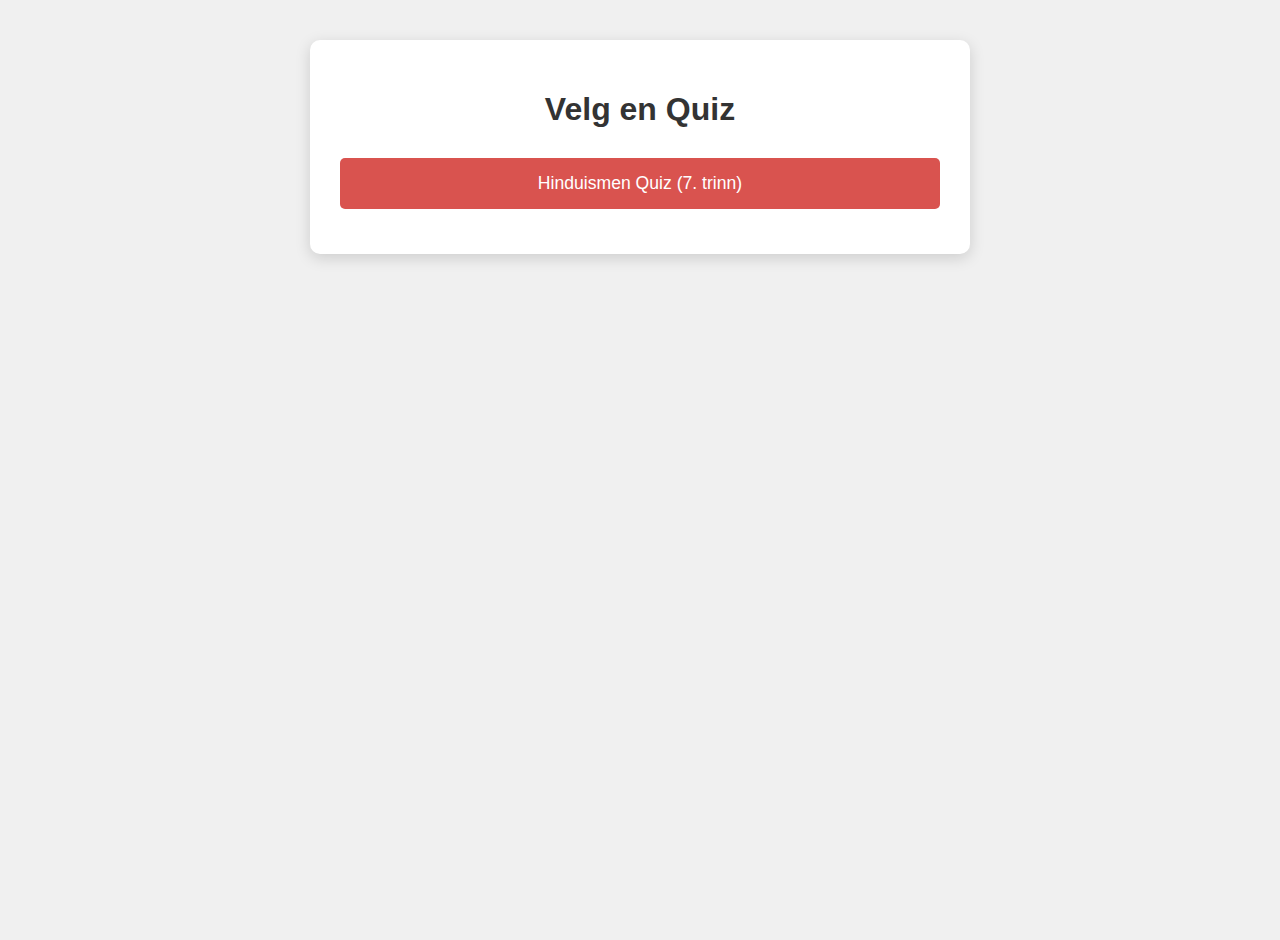
<file: index.html>
<!DOCTYPE html>
<html lang="no">
<head>
    <meta charset="UTF-8">
    <meta name="viewport" content="width=device-width, initial-scale=1.0">
    <title>Velg en Quiz</title>
    <style>
        body {
            font-family: Arial, sans-serif;
            margin: 0;
            padding: 0;
            background-color: #f0f0f0;
            color: #333;
            display: flex;
            flex-direction: column;
            align-items: center;
            min-height: 100vh;
            padding-top: 40px;
        }
        .container {
            background-color: #fff;
            padding: 30px;
            border-radius: 10px;
            box-shadow: 0 4px 15px rgba(0,0,0,0.15);
            width: 100%;
            max-width: 600px;
            text-align: center;
        }
        h1 {
            color: #333;
            margin-bottom: 30px;
        }
        .quiz-list a {
            display: block;
            background-color: #d9534f; /* Samme farge som quiz-knappene */
            color: white;
            padding: 15px 20px;
            margin-bottom: 15px;
            border-radius: 5px;
            text-decoration: none;
            font-size: 1.1em;
            transition: background-color 0.2s;
        }
        .quiz-list a:hover {
            background-color: #c9302c;
        }
    </style>
</head>
<body>
    <div class="container">
        <h1>Velg en Quiz</h1>
        <div class="quiz-list">
            <a href="202506-krle.html">Hinduismen Quiz (7. trinn)</a>
            <!-- Legg til flere linker her når du har flere quizer -->
            <!-- Eksempel: <a href="annen_quiz.html">En Annen Quiz</a> -->
        </div>
    </div>
</body>
</html>
</file>
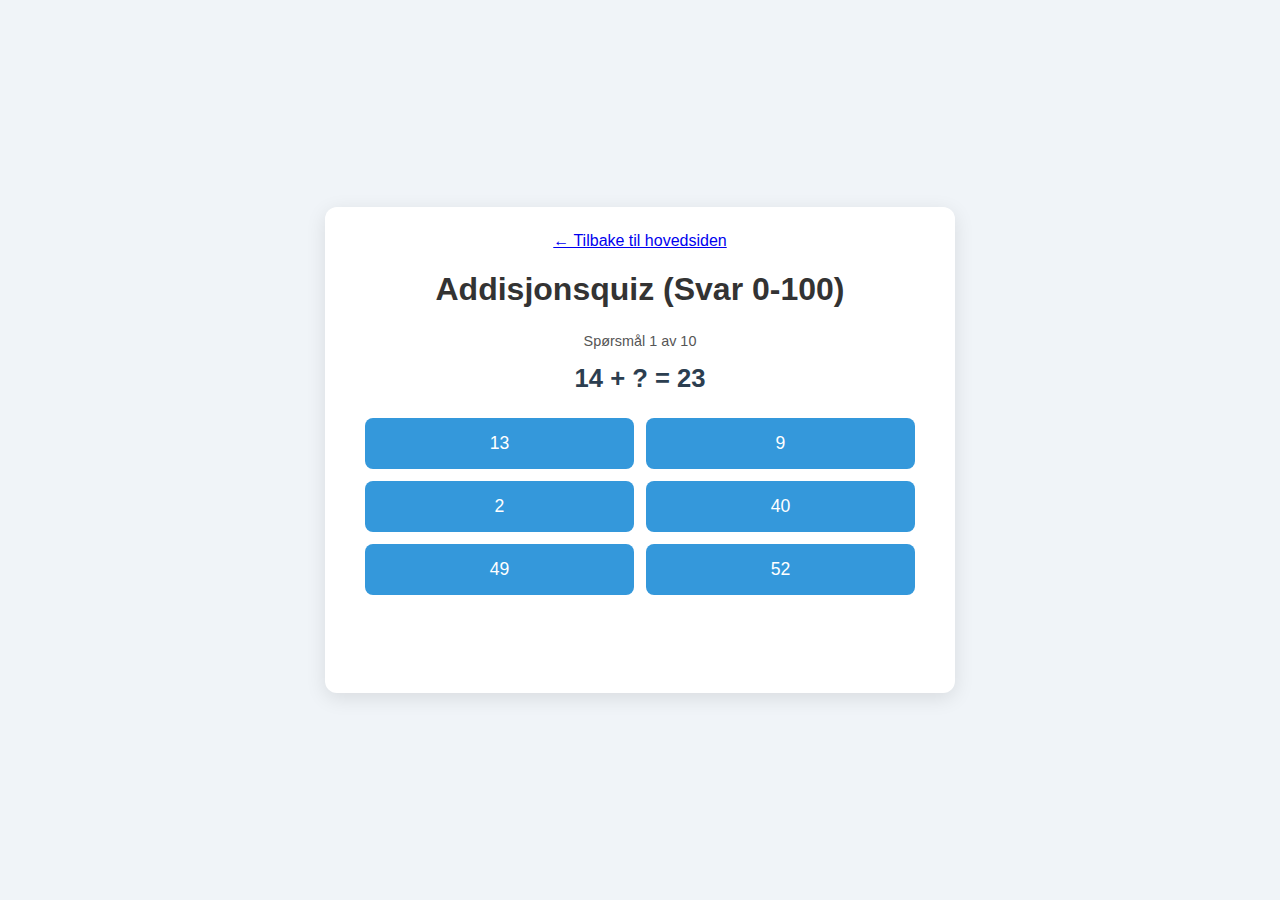
<file: addisjonsquiz/index.html>
<!DOCTYPE html>
<html lang="no">
<head>
    <meta charset="UTF-8">
    <meta name="viewport" content="width=device-width, initial-scale=1.0">
    <title>Addisjonsquiz (Svar 0-100)</title>
    <link rel="stylesheet" href="../gangetabell-quiz/style.css"> <!-- Sørg for at style.css finnes i denne mappen eller juster stien -->
</head>
<body>
    <div class="app-container">
        <a href="../index.html" class="button back-button">&larr; Tilbake til hovedsiden</a>
        <h1>Addisjonsquiz (Svar 0-100)</h1>

        <div id="quiz-container">
            <div id="question-counter"></div>
            <h2 id="question">Laster spørsmål...</h2>
            <div id="options" class="options-grid">
                <!-- Alternativer lastes her av JavaScript -->
            </div>
            <div id="feedback"></div>
            <button id="next-btn" style="display:none;">Neste Spørsmål</button>
        </div>

        <div id="score-container" style="display:none;">
            <!-- Resultater vises her -->
        </div>
    </div>

    <script src="addisjon-quiz.js"></script>
</body>
</html>
</file>
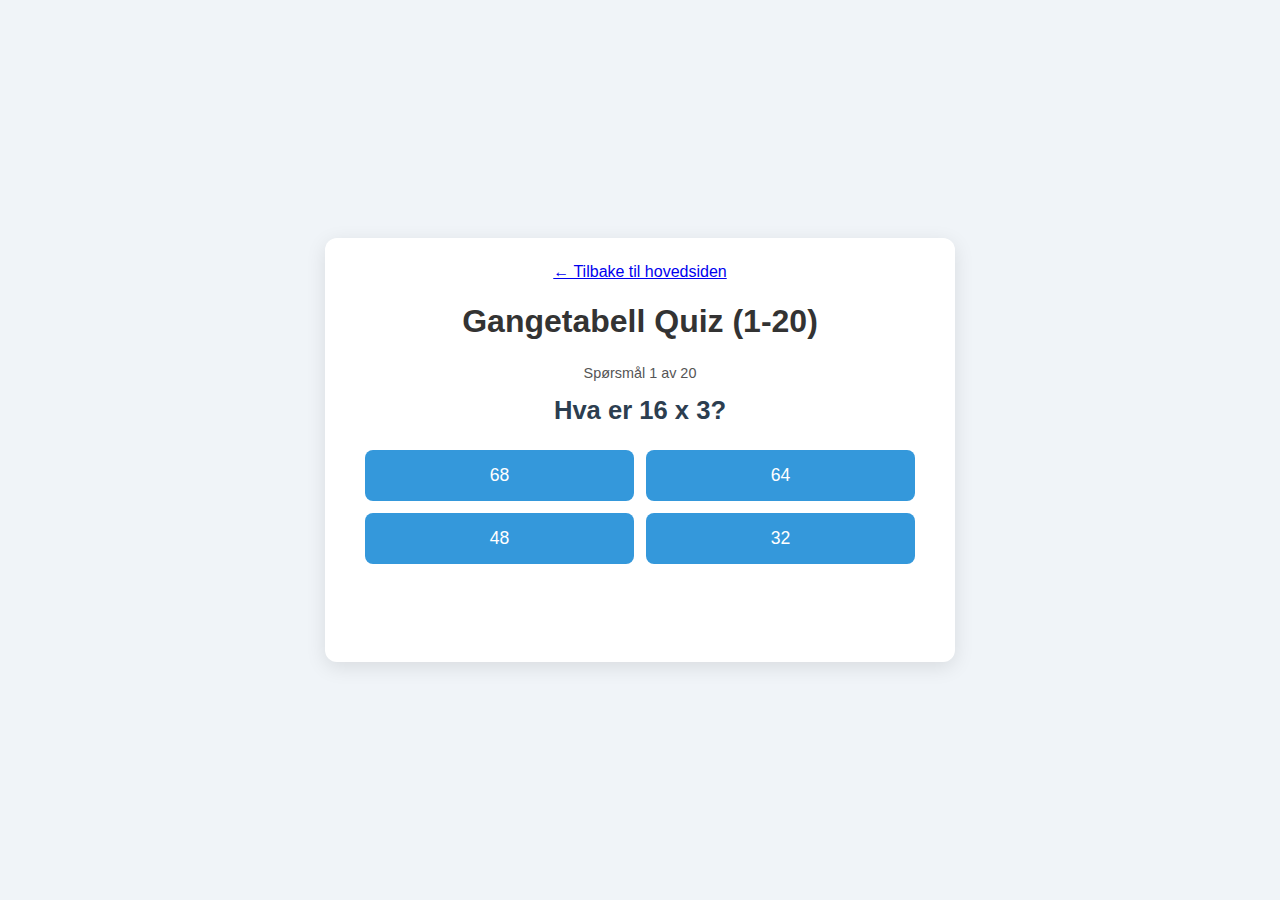
<file: gangetabell-quiz/index.html>
<!DOCTYPE html>
<html lang="no">
<head>
    <meta charset="UTF-8">
    <meta name="viewport" content="width=device-width, initial-scale=1.0">
    <title>Gangetabell Quiz</title>
    <link rel="stylesheet" href="style.css">
</head>
<body data-max-table="20">
    <div class="app-container">
        <a href="../index.html" class="button back-button">&larr; Tilbake til hovedsiden</a>
        <h1>Gangetabell Quiz (1-20)</h1>

        <div id="quiz-container">
            <div id="question-counter"></div>
            <h2 id="question">Laster spørsmål...</h2>
            <div id="options" class="options-grid">
                <!-- Alternativer lastes her av JavaScript -->
            </div>
            <div id="feedback"></div>
            <button id="next-btn" style="display:none;">Neste Spørsmål</button>
        </div>

        <div id="score-container" style="display:none;">
            <!-- Resultater vises her -->
        </div>
    </div>

    <script src="script.js"></script>
</body>
</html>
</file>
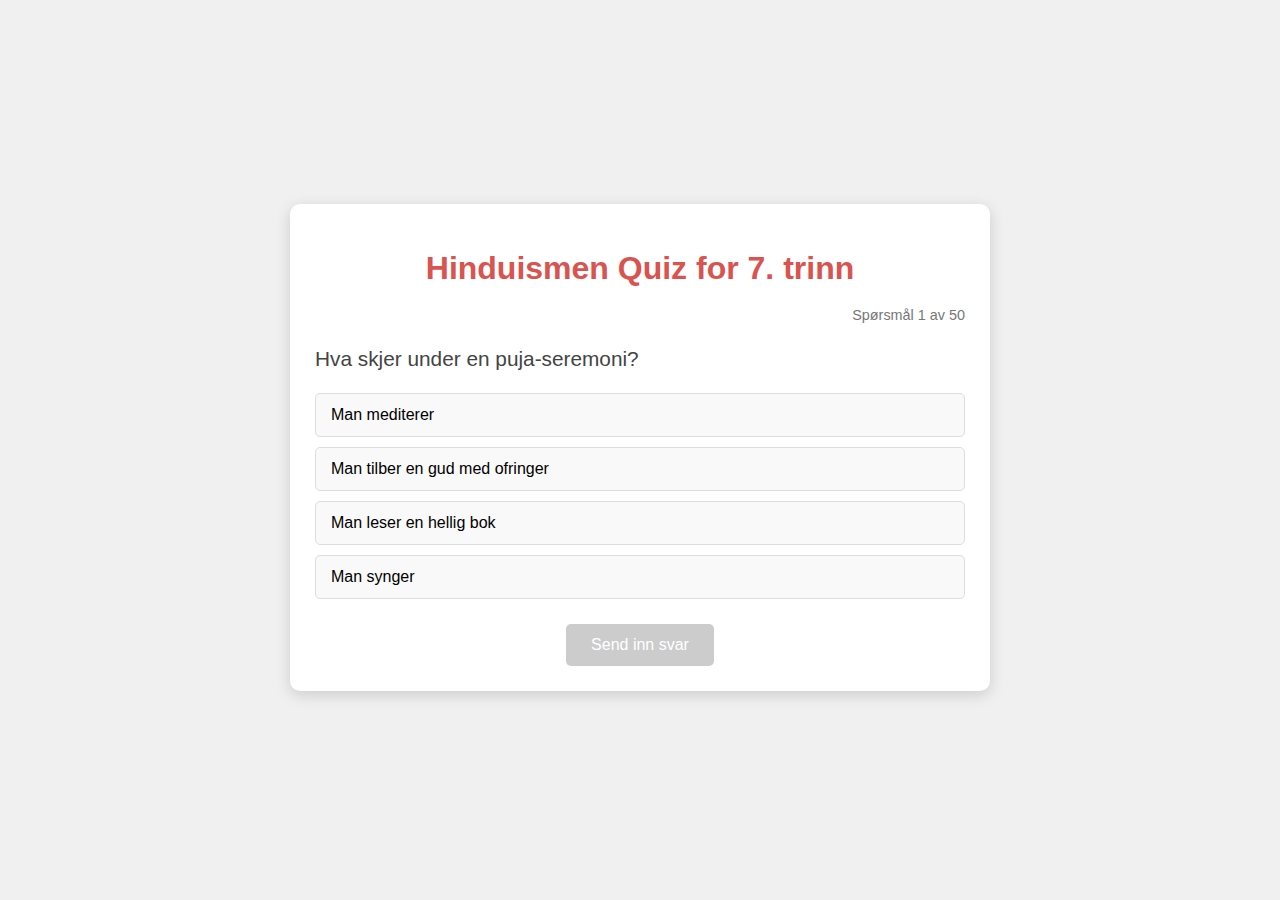
<file: 202506-krle.html>
<!DOCTYPE html>
<html lang="no">
<head>
    <meta charset="UTF-8">
    <meta name="viewport" content="width=device-width, initial-scale=1.0">
    <title>Hinduismen Quiz</title>
    <style>
        body {
            font-family: Arial, sans-serif;
            margin: 20px;
            background-color: #f0f0f0;
            color: #333;
            display: flex;
            justify-content: center;
            align-items: center;
            min-height: 95vh;
        }
        .quiz-container {
            background-color: #fff;
            padding: 25px;
            border-radius: 10px;
            box-shadow: 0 4px 15px rgba(0,0,0,0.15);
            width: 100%;
            max-width: 650px;
        }
        h1 {
            text-align: center;
            color: #d9534f; /* En passende farge for temaet */
            margin-bottom: 20px;
        }
        .question-area, .result-area {
            margin-bottom: 20px;
        }
        #question-number {
            font-size: 0.9em;
            color: #777;
            text-align: right;
            margin-bottom: 5px;
        }
        .question-text {
            font-size: 1.3em;
            margin-bottom: 20px;
            color: #444;
            line-height: 1.4;
        }
        .options button {
            display: block;
            width: 100%;
            padding: 12px 15px;
            margin-bottom: 10px;
            background-color: #f9f9f9;
            border: 1px solid #ddd;
            border-radius: 5px;
            cursor: pointer;
            text-align: left;
            font-size: 1em;
            transition: background-color 0.2s, border-color 0.2s;
        }
        .options button:hover:not(:disabled) {
            background-color: #e9e9e9;
            border-color: #ccc;
        }
        .options button.selected {
            background-color: #ffe0b2; /* Oransje-aktig for valgt */
            border-color: #ffb74d;
        }
        .options button.correct {
            background-color: #d4edda !important;
            border-color: #c3e6cb !important;
            color: #155724 !important;
            font-weight: bold;
        }
        .options button.incorrect {
            background-color: #f8d7da !important;
            border-color: #f5c6cb !important;
            color: #721c24 !important;
            font-weight: bold;
        }
        .options button:disabled {
            cursor: not-allowed;
            opacity: 0.7;
        }
        .feedback {
            margin-top: 20px;
            padding: 12px;
            border-radius: 5px;
            font-size: 1.1em;
            text-align: center;
        }
        .feedback.correct {
            background-color: #d4edda;
            color: #155724;
            border: 1px solid #c3e6cb;
        }
        .feedback.incorrect {
            background-color: #f8d7da;
            color: #721c24;
            border: 1px solid #f5c6cb;
        }
        .navigation {
            margin-top: 25px;
            text-align: center;
        }
        .navigation button {
            padding: 12px 25px;
            background-color: #d9534f;
            color: white;
            border: none;
            border-radius: 5px;
            cursor: pointer;
            font-size: 1em;
            transition: background-color 0.2s;
        }
        .navigation button:hover {
            background-color: #c9302c;
        }
        .navigation button:disabled {
            background-color: #ccc;
            cursor: not-allowed;
        }
        .hidden {
            display: none;
        }
        #score-text {
            font-size: 1.5em;
            text-align: center;
            color: #333;
            margin-bottom: 20px;
        }
    </style>
</head>
<body>
    <div class="quiz-container">
        <h1>Hinduismen Quiz for 7. trinn</h1>

        <div id="quiz-area">
            <div class="question-area">
                <p id="question-number"></p>
                <p id="question-text" class="question-text"></p>
                <div id="options-container" class="options">
                    <!-- Alternativer lastes her -->
                </div>
            </div>
            <div id="feedback-area" class="feedback hidden"></div>
            <div class="navigation">
                <button id="submit-btn" disabled>Send inn svar</button>
                <button id="next-btn" class="hidden">Neste spørsmål</button>
            </div>
        </div>

        <div id="result-area" class="result-area hidden">
            <h2 id="score-text"></h2>
            <div class="navigation">
                <button id="restart-btn">Start på nytt</button>
            </div>
        </div>
    </div>

    <script>
        const questions = [
            { question: "Hva heter den eldste av verdensreligionene?", options: ["Kristendommen", "Islam", "Hinduismen", "Buddhismen"], answer: "Hinduismen" },
            { question: "Hva betyr ordet 'karma'?", options: ["Skjebne", "Handling", "Gjenfødsel", "Meditasjon"], answer: "Handling" },
            { question: "Hva er samsara?", options: ["En gud", "En hellig bok", "Syklusen av fødsel, død og gjenfødsel", "En type meditasjon"], answer: "Syklusen av fødsel, død og gjenfødsel" },
            { question: "Hva er målet for mange hinduer – å slippe ut av gjenfødelsens sirkel?", options: ["Nirvana", "Moksha", "Karma", "Dharma"], answer: "Moksha" },
            { question: "Hva er brahman?", options: ["En gud", "En hellig bok", "Den guddommelige kraften", "En type meditasjon"], answer: "Den guddommelige kraften" },
            { question: "Hva er en asket?", options: ["En prest", "En person som trekker seg tilbake fra samfunnet for å meditere", "En gud", "En type meditasjon"], answer: "En person som trekker seg tilbake fra samfunnet for å meditere" },
            { question: "Hva er en guru?", options: ["En prest", "En gud", "En åndelig lærer", "En type meditasjon"], answer: "En åndelig lærer" },
            { question: "Hva er puja?", options: ["En hellig bok", "En type meditasjon", "Et ritual der man tilber en gud", "En gud"], answer: "Et ritual der man tilber en gud" },
            { question: "Hva er et mantra?", options: ["En hellig bok", "En type meditasjon", "En hellig lyd eller ord", "En gud"], answer: "En hellig lyd eller ord" },
            { question: "Hva er en hellig elv i hinduismen?", options: ["Nilen", "Amazonas", "Ganges", "Yangtze"], answer: "Ganges" },
            { question: "Hvem er Vishnu?", options: ["En prest", "En gud", "En hellig bok", "En type meditasjon"], answer: "En gud" },
            { question: "Hvem er Shiva?", options: ["En prest", "En gud", "En hellig bok", "En type meditasjon"], answer: "En gud" },
            { question: "Hvem er Krishna?", options: ["En prest", "En gud", "En hellig bok", "En type meditasjon"], answer: "En gud" },
            { question: "Hvem er Ganesha?", options: ["En prest", "En gud", "En hellig bok", "En type meditasjon"], answer: "En gud" },
            { question: "Hva symboliserer Shivas blå hals?", options: ["Visdom", "Gift", "Kjærlighet", "Meditasjon"], answer: "Gift" },
            { question: "Hvem er Radha?", options: ["En prest", "En gud", "Krishnas kjæreste", "En type meditasjon"], answer: "Krishnas kjæreste" },
            { question: "Hva er en avatar i hinduismen?", options: ["En prest", "En gud", "En hellig bok", "En guds nedstigning til jorden"], answer: "En guds nedstigning til jorden" },
            { question: "Hva er en gudinne i hinduismen som bekjemper demoner?", options: ["Lakshmi", "Saraswati", "Durga", "Parvati"], answer: "Durga" },
            { question: "Hva er Upanishadene?", options: ["En prest", "En gud", "En hellig bok", "En type meditasjon"], answer: "En hellig bok" },
            { question: "Hva lærer faren sønnen i historien med salt og vann?", options: ["Om karma", "Om brahman", "Om samsara", "Om puja"], answer: "Om brahman" },
            { question: "Hva handler Bhagavadgita om?", options: ["En strid mellom to slekter", "En prest", "En hellig bok", "En type meditasjon"], answer: "En strid mellom to slekter" },
            { question: "Hvem var Mira Bai?", options: ["En prest", "En gud", "En hellig bok", "En prinsesse som elsket Krishna"], answer: "En prinsesse som elsket Krishna" },
            { question: "Hva er en purana?", options: ["En prest", "En gud", "En hellig bok", "En type meditasjon"], answer: "En hellig bok" },
            { question: "Hva skjer under en puja-seremoni?", options: ["Man mediterer", "Man tilber en gud med ofringer", "Man leser en hellig bok", "Man synger"], answer: "Man tilber en gud med ofringer" },
            { question: "Hvorfor gir hinduer blomster og frukt til gudene?", options: ["For å få god karma", "For å vise respekt", "For å meditere", "For å lese hellige bøker"], answer: "For å vise respekt" },
            { question: "Hva er det viktigste øyeblikket i puja?", options: ["Når man mediterer", "Når man ser inn i øynene på statuen", "Når man synger", "Når man leser hellige bøker"], answer: "Når man ser inn i øynene på statuen" },
            { question: "Hvorfor tar mange hinduer et bad i elva Ganges?", options: ["For å få god karma", "For å vise respekt", "For å rense seg rituelt", "For å meditere"], answer: "For å rense seg rituelt" },
            { question: "Hva er rituell renhet?", options: ["Å meditere", "Å lese hellige bøker", "Å være ren for å delta i religiøse ritualer", "Å få god karma"], answer: "Å være ren for å delta i religiøse ritualer" },
            { question: "Hva slags mat regnes som urent i hinduismen?", options: ["Grønnsaker", "Melkeprodukter", "Kjøtt og alkohol", "Frukt"], answer: "Kjøtt og alkohol" },
            { question: "Hva gjør mange hinduer før de begynner på skole eller ny jobb?", options: ["Mediterer", "Ber til Ganesha", "Leser hellige bøker", "Synger"], answer: "Ber til Ganesha" },
            { question: "Hva er erkjennelsens vei?", options: ["Å forstå at sjelen er ett med brahman", "Å utføre sine plikter", "Å vise hengivenhet til en gud", "Å meditere"], answer: "Å forstå at sjelen er ett med brahman" },
            { question: "Hva er handlingens vei?", options: ["Å forstå at sjelen er ett med brahman", "Å utføre sine plikter uten å forvente belønning", "Å vise hengivenhet til en gud", "Å meditere"], answer: "Å utføre sine plikter uten å forvente belønning" },
            { question: "Hva er kjærlighetens vei?", options: ["Å forstå at sjelen er ett med brahman", "Å utføre sine plikter", "Å vise hengivenhet til en gud", "Å meditere"], answer: "Å vise hengivenhet til en gud" },
            { question: "Hvem kan følge kjærlighetens vei?", options: ["Asketer", "Prester", "Alle", "Guder"], answer: "Alle" },
            { question: "Hvorfor er kjærlighetens vei populær blant folk flest?", options: ["Den er enkel", "Den er vanskelig", "Den krever meditasjon", "Den krever å lese hellige bøker"], answer: "Den er enkel" },
            { question: "Hva betyr det å erkjenne noe?", options: ["Å forstå noe på en dyp og grundig måte", "Å meditere", "Å lese hellige bøker", "Å få god karma"], answer: "Å forstå noe på en dyp og grundig måte" },
            { question: "Hva er forskjellen på å forstå og å erkjenne?", options: ["Ingen forskjell", "Å forstå er overfladisk, å erkjenne er dypt", "Å erkjenne er overfladisk, å forstå er dypt", "Å meditere"], answer: "Å forstå er overfladisk, å erkjenne er dypt" },
            { question: "Hva tror hinduer skjer etter døden?", options: ["Man kommer til himmelen", "Man blir gjenfødt", "Man blir en gud", "Man mediterer"], answer: "Man blir gjenfødt" },
            { question: "Hvordan kan man få god karma?", options: ["Ved å meditere", "Ved å utføre gode handlinger", "Ved å lese hellige bøker", "Ved å tilbe guder"], answer: "Ved å utføre gode handlinger" },
            { question: "Hva skjer hvis man får dårlig karma?", options: ["Man kommer til himmelen", "Man blir gjenfødt i et dårligere liv", "Man blir en gud", "Man mediterer"], answer: "Man blir gjenfødt i et dårligere liv" },
            { question: "Hvor bor de fleste hinduer i dag?", options: ["USA", "India", "Norge", "Australia"], answer: "India" },
            { question: "Hvor mange hinduer bor det omtrent i Norge?", options: ["10 000", "20 000", "30 000", "40 000"], answer: "20 000" },
            { question: "Hva er et minitempel?", options: ["Et lite tempel hjemme", "En stor tempelby", "En hellig bok", "En type meditasjon"], answer: "Et lite tempel hjemme" },
            { question: "Hva er Diwali?", options: ["En hellig bok", "En type meditasjon", "En lysfestival", "En gud"], answer: "En lysfestival" },
            { question: "Hvorfor er kua hellig i hinduismen?", options: ["Den gir melk", "Den gir god karma", "Den er et symbol på livet", "Den er en gud"], answer: "Den er et symbol på livet" },
            { question: "Kjenner du noen som praktiserer yoga? Hvorfor gjør de det?", options: ["For å få god karma", "For å meditere", "For å få bedre helse", "For å lese hellige bøker"], answer: "For å få bedre helse" },
            { question: "Har du noen gang prøvd å meditere? Hvordan føltes det?", options: ["Vanskelig", "Lett", "Avslappende", "Stressende"], answer: "Avslappende" },
            { question: "Har du eller familien din noen ritualer dere gjør sammen?", options: ["Ja", "Nei", "Kanskje", "Vet ikke"], answer: "Ja" },
            { question: "Hva synes du om tanken på karma – at gode handlinger gir gode konsekvenser?", options: ["Bra", "Dårlig", "Vet ikke", "Ingen mening"], answer: "Bra" },
            { question: "Hva kan vi lære av hinduismen om respekt for natur og andre mennesker?", options: ["Ingenting", "Mye", "Litt", "Vet ikke"], answer: "Mye" }
        ];

        const quizAreaEl = document.getElementById('quiz-area');
        const resultAreaEl = document.getElementById('result-area');
        const questionNumberEl = document.getElementById('question-number');
        const questionTextEl = document.getElementById('question-text');
        const optionsContainerEl = document.getElementById('options-container');
        const feedbackAreaEl = document.getElementById('feedback-area');
        const submitBtnEl = document.getElementById('submit-btn');
        const nextBtnEl = document.getElementById('next-btn');
        const scoreTextEl = document.getElementById('score-text');
        const restartBtnEl = document.getElementById('restart-btn');

        let currentQuestionIndex = 0;
        let score = 0;
        let shuffledQuestions = [];
        let selectedAnswer = null;

        function shuffleArray(array) {
            for (let i = array.length - 1; i > 0; i--) {
                const j = Math.floor(Math.random() * (i + 1));
                [array[i], array[j]] = [array[j], array[i]];
            }
        }

        function startQuiz() {
            currentQuestionIndex = 0;
            score = 0;
            selectedAnswer = null;
            shuffledQuestions = [...questions];
            shuffleArray(shuffledQuestions);
            
            quizAreaEl.classList.remove('hidden');
            resultAreaEl.classList.add('hidden');
            submitBtnEl.classList.remove('hidden');
            submitBtnEl.disabled = true;
            nextBtnEl.classList.add('hidden');
            feedbackAreaEl.classList.add('hidden');
            feedbackAreaEl.textContent = '';
            
            displayQuestion();
        }

        function displayQuestion() {
            if (currentQuestionIndex < shuffledQuestions.length) {
                const currentQuestion = shuffledQuestions[currentQuestionIndex];
                questionNumberEl.textContent = `Spørsmål ${currentQuestionIndex + 1} av ${shuffledQuestions.length}`;
                questionTextEl.textContent = currentQuestion.question;
                optionsContainerEl.innerHTML = '';
                selectedAnswer = null;

                currentQuestion.options.forEach(option => {
                    const button = document.createElement('button');
                    button.textContent = option;
                    button.onclick = () => selectOption(button, option);
                    optionsContainerEl.appendChild(button);
                });
                
                submitBtnEl.disabled = true;
                submitBtnEl.classList.remove('hidden');
                nextBtnEl.classList.add('hidden');
                feedbackAreaEl.classList.add('hidden');
                feedbackAreaEl.className = 'feedback hidden';
            } else {
                showResults();
            }
        }

        function selectOption(buttonEl, option) {
            const allOptionButtons = optionsContainerEl.getElementsByTagName('button');
            for (let btn of allOptionButtons) {
                btn.classList.remove('selected');
            }
            buttonEl.classList.add('selected');
            selectedAnswer = option;
            submitBtnEl.disabled = false;
        }

        function handleSubmit() {
            if (selectedAnswer === null) return;

            const currentQuestion = shuffledQuestions[currentQuestionIndex];
            const isCorrect = selectedAnswer === currentQuestion.answer;

            feedbackAreaEl.classList.remove('hidden');
            submitBtnEl.classList.add('hidden');
            nextBtnEl.classList.remove('hidden');

            const optionButtons = Array.from(optionsContainerEl.getElementsByTagName('button'));
            optionButtons.forEach(btn => {
                btn.disabled = true;
                if (btn.textContent === currentQuestion.answer) {
                    btn.classList.add('correct');
                }
                if (btn.textContent === selectedAnswer && !isCorrect) {
                    btn.classList.add('incorrect');
                }
                // Fjerner 'selected' klassen da 'correct'/'incorrect' er mer spesifikk
                if (btn.textContent === selectedAnswer) {
                    btn.classList.remove('selected');
                }
            });

            if (isCorrect) {
                score++;
                feedbackAreaEl.textContent = "Riktig!";
                feedbackAreaEl.className = 'feedback correct';
            } else {
                feedbackAreaEl.textContent = `Feil. Riktig svar var: ${currentQuestion.answer}`;
                feedbackAreaEl.className = 'feedback incorrect';
            }
        }

        function handleNextQuestion() {
            currentQuestionIndex++;
            selectedAnswer = null;
            feedbackAreaEl.classList.add('hidden');
            feedbackAreaEl.textContent = '';
            nextBtnEl.classList.add('hidden');
            submitBtnEl.classList.remove('hidden');
            
            displayQuestion();
        }

        function showResults() {
            quizAreaEl.classList.add('hidden');
            resultAreaEl.classList.remove('hidden');
            scoreTextEl.textContent = `Du fikk ${score} av ${shuffledQuestions.length} riktige!`;
        }

        submitBtnEl.addEventListener('click', handleSubmit);
        nextBtnEl.addEventListener('click', handleNextQuestion);
        restartBtnEl.addEventListener('click', startQuiz);

        startQuiz(); // Start quizen når siden lastes
    </script>
</body>
</html>
</file>
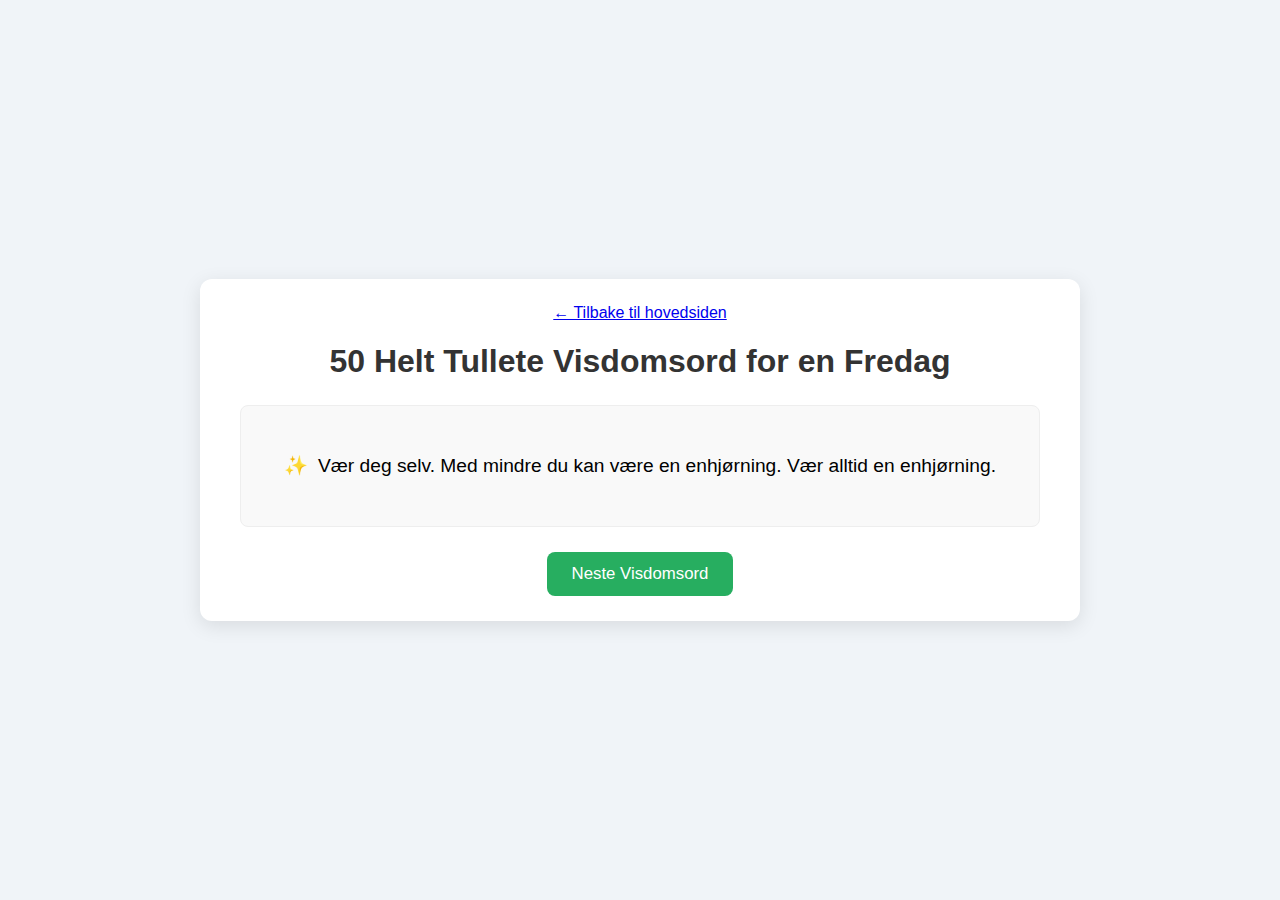
<file: fredagsvisdom.html>
<!DOCTYPE html>
<html lang="no">
<head>
    <meta charset="UTF-8">
    <meta name="viewport" content="width=device-width, initial-scale=1.0">
    <title>Fredags Visdomsord</title>
    <link rel="stylesheet" href="gangetabell-quiz/style.css"> <!-- Bruker samme stilark for enkelhetens skyld -->
    <style>
        /* Litt ekstra stil for denne siden */
        .app-container {
            max-width: 800px; /* Litt bredere for å få plass til mer tekst */
        }
        .single-wisdom-display {
            background-color: #f9f9f9;
            border: 1px solid #eee;
            padding: 25px 30px;
            margin-top: 20px;
            margin-bottom: 25px;
            border-radius: 8px;
            font-size: 1.2em;
            min-height: 70px; 
            display: flex;
            align-items: center;
            justify-content: center;
            text-align: center;
            line-height: 1.5;
        }
        .single-wisdom-display::before {
            content: "✨ "; /* Lite ikon før hvert visdomsord */
            margin-right: 10px;
        }
        #next-wisdom-btn {
            background-color: #27ae60; /* Grønn, likner på quiz-knapper */
            color: white;
            border: none;
            padding: 12px 25px;
            font-size: 1.05em;
            border-radius: 8px;
            cursor: pointer;
            display: block;
            margin: 20px auto 0 auto; /* Sentrert, med toppmargin */
            transition: background-color 0.2s ease;
        }
        #next-wisdom-btn:hover {
            background-color: #219d55;
        }
    </style>
</head>
<body>
    <div class="app-container">
        <a href="index.html" class="button back-button">&larr; Tilbake til hovedsiden</a>
        <h1>50 Helt Tullete Visdomsord for en Fredag</h1>

        <div id="wisdom-display" class="single-wisdom-display">
            <!-- Visdomsord lastes her av JavaScript -->
        </div>
        <button id="next-wisdom-btn">Neste Visdomsord</button>
    </div>

    <script>
        const wisdoms = [
            "Husk at sokker sjelden forsvinner alene; de planlegger en ferie.",
            "Hvis du snubler, gjør det til en del av dansen. Spesielt på en fredag.",
            "En kaktus er bare en veldig tålmodig agurk.",
            "Fredag er beviset på at universet vil at du skal spise pizza.",
            "Ikke ta livet for alvorlig, du slipper uansett ikke levende fra det.",
            "Den beste måten å forutsi fremtiden på, er å spise opp all sjokoladen nå.",
            "Hvis du ikke kan overbevise dem, forvirr dem med glitter.",
            "Husk: \"Stress\" er \"desserts\" stavet baklengs. Tilfeldig? Neppe.",
            "En dag uten latter er en bortkastet dag. En dag uten kaffe er tortur.",
            "Vær som en ananas: Stå stolt, bær en krone, og vær søt på innsiden.",
            "Livet er kort. Smil mens du fortsatt har tenner.",
            "Hvorfor heter det rushtid når ingenting beveger seg?",
            "Den som sa at ingenting er umulig, har aldri prøvd å smelle igjen en svingdør.",
            "Jeg er ikke lat, jeg er i energisparingsmodus. Det er fredag!",
            "Kaffe forstår. Kaffe dømmer ikke. Kaffe er din venn.",
            "Hvis du tror ingen bryr seg om du er i live, prøv å glemme en regning.",
            "Det er fredag! Tid for å være en helt... og redde litt vin fanget i en flaske.",
            "Aldri undervurder kraften i en god lur. Eller to.",
            "Husk at du er unik. Akkurat som alle andre.",
            "Den raskeste veien til en manns hjerte er gjennom brystkassen med en skarp gjenstand. Eller pizza. Pizza funker også.",
            "Vær deg selv. Med mindre du kan være en enhjørning. Vær alltid en enhjørning.",
            "Fredagskalorier teller ikke. Det er vitenskap.",
            "Hvis du faller, lander jeg på deg for å dempe fallet.",
            "Livet er som en boks sjokolade. Du vet aldri hva du får, men det er sannsynligvis nøtter.",
            "Ikke utsett til i morgen det du kan få noen andre til å gjøre i dag.",
            "Den beste terapien er ofte en lang kjøretur og god musikk.",
            "Husk at selv den mørkeste natt ender, og solen vil stå opp. Med mindre det er polarnatt.",
            "Å spise kake foran speilet dobler nytelsen.",
            "Hvis Plan A ikke fungerer, har alfabetet 28 flere bokstaver. Slapp av.",
            "Fredag: Min nest favoritt F-ord.",
            "Jeg trenger en seks måneders ferie, to ganger i året.",
            "Den som ler sist, tenker tregest. Eller har den beste vitsen.",
            "Vær forsiktig når du leser helsebøker; du kan dø av en trykkfeil.",
            "Min lommebok er som en løk; å åpne den får meg til å gråte.",
            "Det er greit hvis du ikke liker meg. Ikke alle har god smak.",
            "Jeg følger ikke drømmene mine, jeg jakter dem ned med en gaffel.",
            "Fredag er dagen for å la håret flagre og bekymringene fare.",
            "Hvis du ikke kan le av deg selv, la meg gjøre det for deg.",
            "Husk at \"perfekt\" er et stygt ord. \"Ferdig\" er mye bedre.",
            "Den eneste grunnen til at jeg har en kjøkkenhage er fordi zombier spiser korn.",
            "Livet er ikke et eventyr. Hvis du mister skoen din ved midnatt, er du sannsynligvis full.",
            "Jeg er ikke klumsete. Gulvet hater meg bare, bordene er bøller, og veggene kommer ut av ingenting.",
            "Fredag er som en superhelt som alltid kommer for å redde uken.",
            "Ikke bekymre deg for hva folk tenker; de gjør det ikke så ofte.",
            "Den beste måten å sette pris på jobben din på, er å forestille deg selv uten en. Eller bare vent til fredag.",
            "Husk at du er modigere enn du tror, sterkere enn du ser ut, og smartere enn du aner. Og det er fredag!",
            "Hvis du vil ha frokost på sengen, sov på kjøkkenet.",
            "Det er aldri for sent å være den du kunne ha vært. Med mindre du vil være yngre.",
            "Fredag. Oppfør deg som om du eier stedet. Inntil sjefen kommer.",
            "Min favorittøvelse er en krysning mellom en lunge og en crunch. Jeg kaller det lunsj."
        ];

        const wisdomDisplayElement = document.getElementById('wisdom-display');
        const nextWisdomButton = document.getElementById('next-wisdom-btn');
        let lastWisdomIndex = -1;

        function showNewWisdom() {
            if (wisdoms.length === 0) {
                wisdomDisplayElement.textContent = "Tomt for visdomsord i dag!";
                nextWisdomButton.disabled = true;
                return;
            }

            let randomIndex;
            if (wisdoms.length === 1) {
                randomIndex = 0;
            } else {
                do {
                    randomIndex = Math.floor(Math.random() * wisdoms.length);
                } while (randomIndex === lastWisdomIndex);
            }
            
            lastWisdomIndex = randomIndex;
            wisdomDisplayElement.textContent = wisdoms[randomIndex];
        }

        nextWisdomButton.addEventListener('click', showNewWisdom);

        // Vis det første visdomsordet når siden lastes
        document.addEventListener('DOMContentLoaded', showNewWisdom);
    </script>
</body>
</html>
</file>
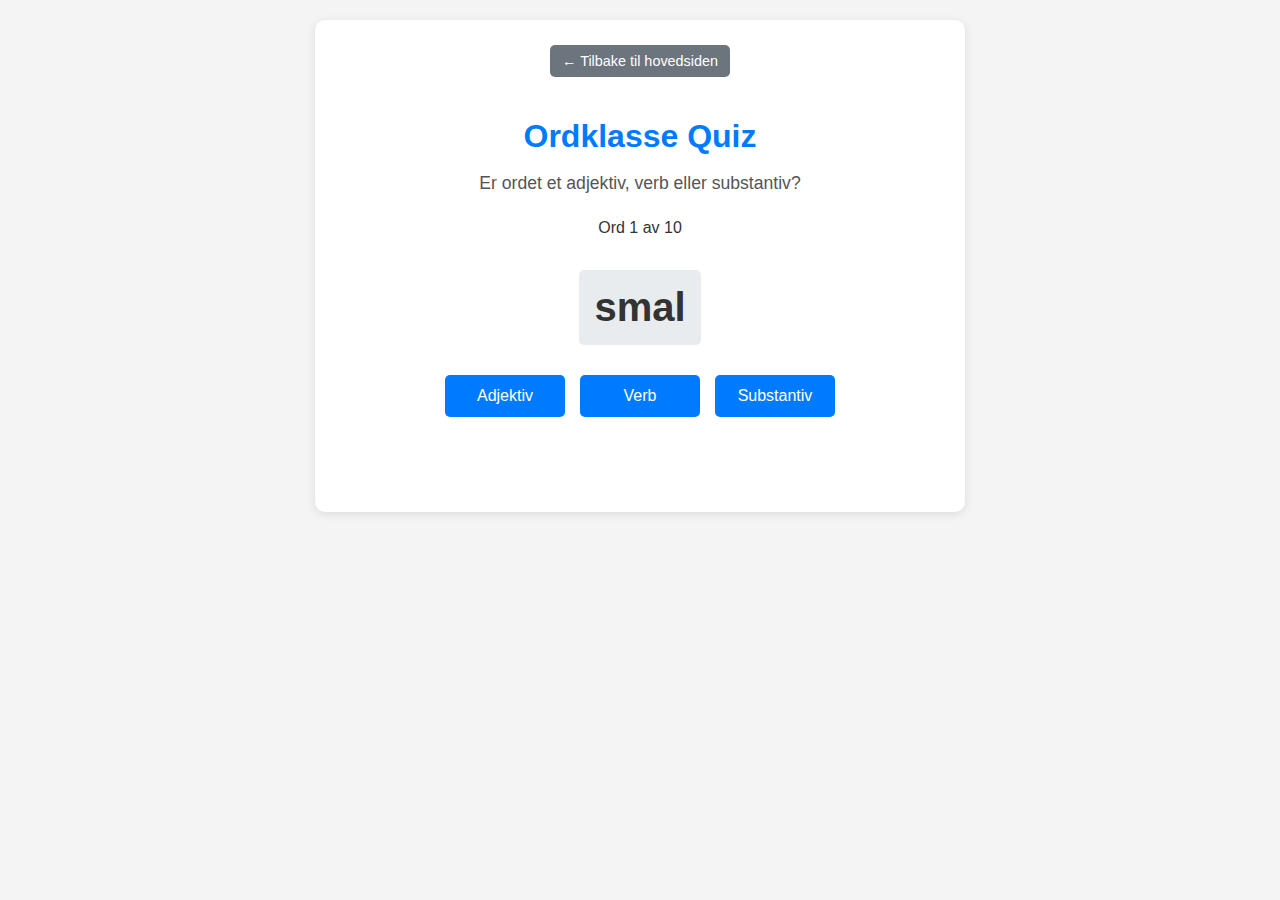
<file: ordklasse_quiz.html>
<!DOCTYPE html>
<html lang="no">
<head>
    <meta charset="UTF-8">
    <meta name="viewport" content="width=device-width, initial-scale=1.0">
    <title>Ordklasse Quiz</title>
    <link rel="stylesheet" href="ordklasse_style.css">
</head>
<body>
    <div class="app-container">
        <a href="index.html" class="button back-button">&larr; Tilbake til hovedsiden</a>
        <h1>Ordklasse Quiz</h1>
        <p class="quiz-description">Er ordet et adjektiv, verb eller substantiv?</p>

        <div id="quiz-container">
            <div id="question-counter"></div>
            <h2 id="question-word">Laster ord...</h2>
            <div id="options" class="options-container">
                <!-- Alternativer lastes her av JavaScript -->
            </div>
            <div id="feedback"></div>
            <button id="next-btn" style="display:none;">Neste Ord</button>
        </div>

        <div id="score-container" style="display:none;">
            <h2>Resultat</h2>
            <p id="score-text"></p>
            <button id="restart-btn">Spill Igjen</button>
        </div>
    </div>

    <script src="ordklasse_script.js"></script>
</body>
</html>
</file>
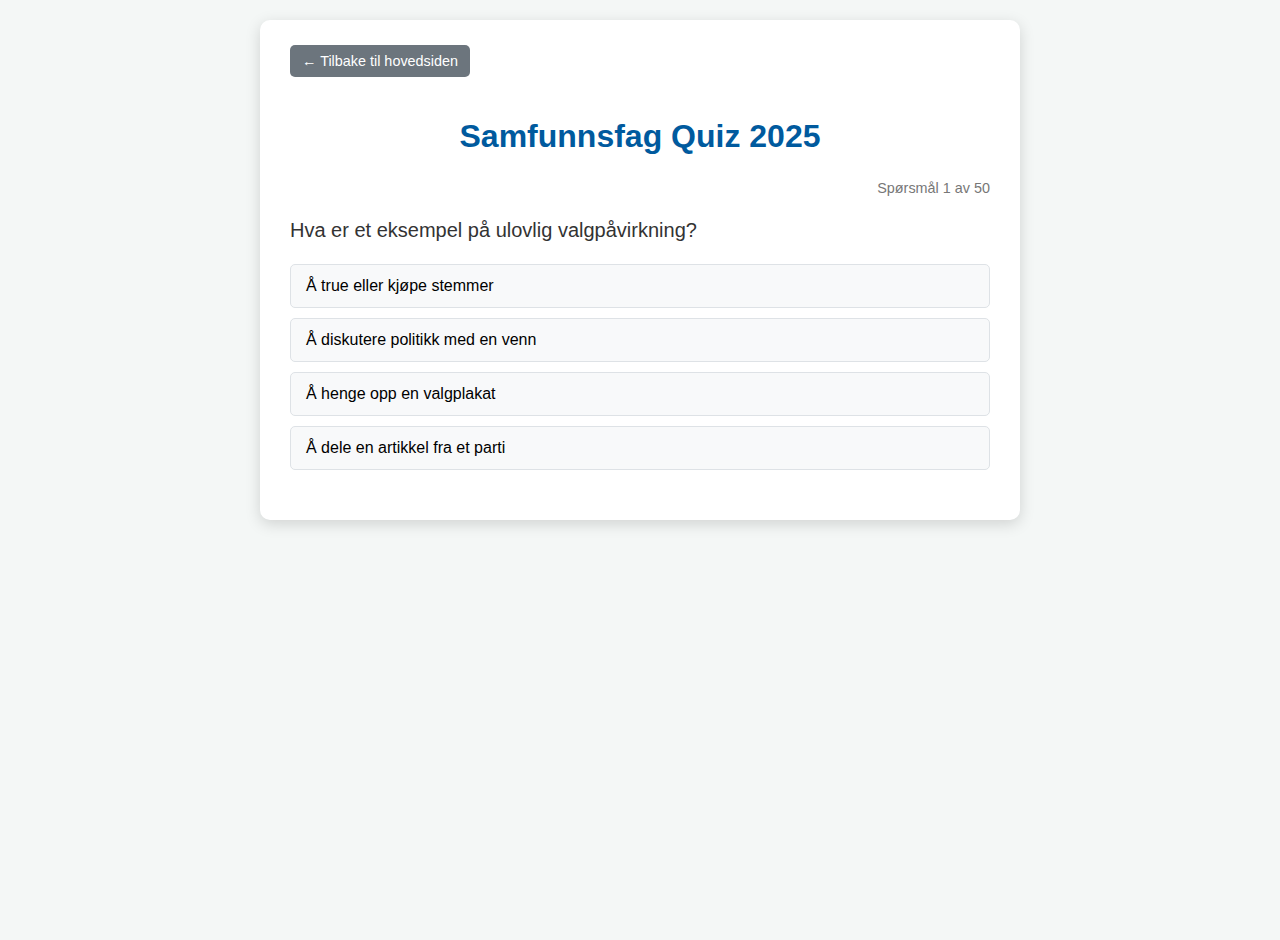
<file: samfunnsfag-2025.html>
<!DOCTYPE html>
<html lang="no">
<head>
    <meta charset="UTF-8">
    <meta name="viewport" content="width=device-width, initial-scale=1.0">
    <title>Samfunnsfag Quiz 2025</title>
    <style>
        body {
            font-family: Arial, sans-serif;
            margin: 0;
            padding: 20px;
            background-color: #f4f7f6;
            color: #333;
            display: flex;
            justify-content: center;
            align-items: flex-start;
            min-height: 100vh;
        }
        .quiz-container {
            background-color: #fff;
            padding: 25px 30px;
            border-radius: 10px;
            box-shadow: 0 4px 15px rgba(0,0,0,0.15);
            width: 100%;
            max-width: 700px;
        }
        .back-button {
            display: inline-block;
            padding: 8px 12px;
            margin-bottom: 20px;
            background-color: #6c757d;
            color: white;
            text-decoration: none;
            border-radius: 5px;
            font-size: 0.9em;
        }
        .back-button:hover {
            background-color: #5a6268;
        }
        h1 {
            text-align: center;
            color: #005a9e; /* En mer "seriøs" blåfarge */
            margin-bottom: 25px;
        }
        .question-area, .result-area {
            margin-bottom: 20px;
        }
        #question-number {
            font-size: 0.9em;
            color: #777;
            text-align: right;
            margin-bottom: 5px;
        }
        .question-text {
            font-size: 1.25em;
            margin-bottom: 20px;
            color: #333;
            line-height: 1.4;
        }
        .options button {
            display: block;
            width: 100%;
            padding: 12px 15px;
            margin-bottom: 10px;
            background-color: #f8f9fa;
            border: 1px solid #dee2e6;
            border-radius: 5px;
            cursor: pointer;
            text-align: left;
            font-size: 1em;
            transition: background-color 0.2s, border-color 0.2s;
        }
        .options button:hover:not(:disabled) {
            background-color: #e9ecef;
            border-color: #ced4da;
        }
        .options button.correct {
            background-color: #d4edda !important;
            border-color: #c3e6cb !important;
            color: #155724 !important;
            font-weight: bold;
        }
        .options button.incorrect {
            background-color: #f8d7da !important;
            border-color: #f5c6cb !important;
            color: #721c24 !important;
        }
        .options button:disabled {
            cursor: not-allowed;
            opacity: 0.8;
        }
        .feedback {
            margin-top: 20px;
            padding: 15px;
            border-radius: 5px;
            font-size: 1.1em;
            text-align: center;
            line-height: 1.5;
        }
        .feedback.correct {
            background-color: #d1e7dd;
            color: #0f5132;
        }
        .feedback.incorrect {
            background-color: #f8d7da;
            color: #842029;
        }
        .navigation {
            margin-top: 25px;
            text-align: center;
        }
        .navigation button {
            padding: 12px 30px;
            background-color: #007bff;
            color: white;
            border: none;
            border-radius: 5px;
            cursor: pointer;
            font-size: 1.1em;
            transition: background-color 0.2s;
        }
        .navigation button:hover {
            background-color: #0056b3;
        }
        .hidden {
            display: none;
        }
        #score-text {
            font-size: 1.5em;
            text-align: center;
            color: #333;
            margin-bottom: 20px;
        }
        .feedback-example {
            font-style: italic;
            color: #555;
            margin-top: 8px;
        }
    </style>
</head>
<body>
    <div class="quiz-container">
        <a href="index.html" class="back-button">&larr; Tilbake til hovedsiden</a>
        <h1>Samfunnsfag Quiz 2025</h1>

        <div id="quiz-area">
            <div class="question-area">
                <p id="question-number"></p>
                <p id="question-text" class="question-text"></p>
                <div id="options-container" class="options"></div>
            </div>
            <div id="feedback-area" class="feedback hidden"></div>
            <div class="navigation">
                <button id="next-btn" class="hidden">Neste</button>
            </div>
        </div>

        <div id="result-area" class="result-area hidden">
            <h2 id="score-text"></h2>
            <div class="navigation">
                <button id="restart-btn">Start på nytt</button>
            </div>
        </div>
    </div>

    <script>
        const questions = [
            {
                question: "Hva vil det si at demokratiet er under press?",
                options: ["At demokratiske verdier som ytringsfrihet og frie valg svekkes", "At flere deltar i valg", "At økonomien blir sterkere", "At det blir færre politiske partier"],
                answer: "At demokratiske verdier som ytringsfrihet og frie valg svekkes",
                example: "Når politikere forsøker å begrense medienes frihet, eller når noen prøver å hindre folk i å stemme. For eksempel har det vært diskusjoner om ytringsfrihet og rettssikkerhet i USA."
            },
            {
                question: "Hva er en stor utfordring med dagens store mengder informasjon?",
                options: ["Det er vanskelig å skille mellom sann og usann informasjon", "Det er for dyrt å få tilgang til nyheter", "Det finnes for få informasjonskilder", "All informasjon er på engelsk"],
                answer: "Det er vanskelig å skille mellom sann og usann informasjon",
                example: "Falske nyheter på sosiale medier, som når noen sprer rykter om politikere eller hendelser som ikke har skjedd."
            },
            {
                question: "Hva er demokratiet avhengig av for å overleve?",
                options: ["Engasjerte borgere, frie medier og tillit", "En sterk leder og ett parti", "At ingen kritiserer regjeringen", "At alle er enige om alt"],
                answer: "Engasjerte borgere, frie medier og tillit",
                example: "At folk stemmer ved valg, at mediene kan rapportere fritt, og at folk har tillit til systemet."
            },
            {
                question: "Hva er politikk og demokrati?",
                options: ["Politikk er styring av samfunnet, demokrati er folkestyre", "Politikk er kun for politikere, demokrati er for alle", "Politikk og demokrati er det samme", "Demokrati er når kongen bestemmer"],
                answer: "Politikk er styring av samfunnet, demokrati er folkestyre",
                example: "Politikk handler om hvordan samfunnet styres, for eksempel hvordan skolen eller helsevesenet skal være. Demokrati betyr at alle kan være med å bestemme, for eksempel ved å stemme."
            },
            {
                question: "Hvilke tre rettigheter nevnes ofte som sentrale i et demokrati?",
                options: ["Ytringsfrihet, religionsfrihet, rett til privatliv", "Rett til gratis bil, hus og jobb", "Rett til å slippe skatt, plikt til å jobbe", "Rett til å bestemme over andre"],
                answer: "Ytringsfrihet, religionsfrihet, rett til privatliv",
                example: "Ytringsfrihet: du kan si hva du mener. Religionsfrihet: du kan tro på det du vil. Rett til privatliv: ingen kan snoke i livet ditt uten grunn."
            },
            {
                question: "Hva har skjedd med demokratiene i land som USA, Tyrkia, Ungarn og Brasil de siste årene?",
                options: ["Økt polarisering og svekkelse av institusjoner", "De har blitt mer stabile og samlet", "De har avskaffet valg", "De har blitt monarkier"],
                answer: "Økt polarisering og svekkelse av institusjoner",
                example: "Polarisering i USA, Erdogans maktkonsentrasjon i Tyrkia."
            },
            {
                question: "Hva er et valg?",
                options: ["En prosess der folket velger sine representanter", "En dag der alle har fri fra jobben", "En konkurranse om å bli konge", "En religiøs seremoni"],
                answer: "En prosess der folket velger sine representanter",
                example: "Stortingsvalg, Fylkestingsvalg, Kommunestyrevalg."
            },
            {
                question: "Hvem har stemmerett ved stortingsvalg i Norge?",
                options: ["Norske statsborgere over 18 år", "Alle som bor i Norge", "Bare de som eier hus", "Bare de som har fullført universitetet"],
                answer: "Norske statsborgere over 18 år",
                example: "Norske statsborgere over 18 år."
            },
            {
                question: "Hva er et politisk parti?",
                options: ["En gruppe mennesker med felles politiske mål", "En klubb for de som liker å diskutere", "Alle som jobber på Stortinget", "En gruppe som arrangerer fester"],
                answer: "En gruppe mennesker med felles politiske mål",
                example: "SV jobber for miljø og sosial rettferdighet, mens Høyre fokuserer på næringsliv og lavere skatter, Frp på innvandring og lov og orden"
            },
            {
                question: "Hvordan kan vanlige folk påvirke politikere?",
                options: ["Ved å stemme, demonstrere og skrive innlegg", "Kun ved å sende dem personlige gaver", "Ved å bli politiker selv", "Det er ikke mulig å påvirke politikere"],
                answer: "Ved å stemme, demonstrere og skrive innlegg",
                example: "Delta i valg, demonstrasjoner, skrive leserinnlegg."
            },
            {
                question: "Hva betyr kildebevissthet?",
                options: ["Å være klar over hvor informasjonen kommer fra", "Å kunne alle kilder utenat", "Å bare stole på én kilde", "Å lage sine egne kilder"],
                answer: "Å være klar over hvor informasjonen kommer fra",
                example: "Skille mellom NRK og TikTok"
            },
            {
                question: "Hva er kildekritikk?",
                options: ["Å vurdere om en kilde er troverdig", "Å kritisere alle kilder man finner", "Å godta all informasjon som sann", "Å kun lese bøker"],
                answer: "Å vurdere om en kilde er troverdig",
                example: "Sjekke hvem som har skrevet artikkelen og om den er sann eller falsk."
            },
            {
                question: "Hva er kildetillit?",
                options: ["Å ha tillit til kilder med god historikk for å være pålitelige", "Å stole blindt på alt man leser på internett", "Å aldri stole på noen kilder", "Å bare stole på venner"],
                answer: "Å ha tillit til kilder med god historikk for å være pålitelige",
                example: "Store norske leksikon."
            },
            {
                question: "Hvorfor er frie og uavhengige medier viktige i et demokrati?",
                options: ["De kontrollerer makthaverne og informerer folket", "De forteller regjeringen hva den skal gjøre", "De publiserer bare positive nyheter", "De er eid og styrt av staten"],
                answer: "De kontrollerer makthaverne og informerer folket",
                example: "Avsløringer om korrupsjon."
            },
            {
                question: "Hva er algoritmer i sosiale medier?",
                options: ["Programmer som styrer hvilket innhold du ser", "Regler for god oppførsel på nett", "Personer som sletter stygge kommentarer", "Passordet du bruker for å logge inn"],
                answer: "Programmer som styrer hvilket innhold du ser",
                example: "TikTok viser deg lignende videoer."
            },
            {
                question: "Hva kan være negativt med algoritmer?",
                options: ["De kan skape ekkokamre og polarisering", "De gjør internett tregere", "De koster penger å bruke", "De viser bare reklame"],
                answer: "De kan skape ekkokamre og polarisering",
                example: "Du ser bare én side av en sak. Eks trump-tilhengere på Facebook"
            },
            {
                question: "Hva gjør en politisk kommentator?",
                options: ["Analyserer og forklarer politikk for publikum", "Bestemmer hva politikerne skal mene", "Er en politiker som kommenterer andre", "Lager lover og regler"],
                answer: "Analyserer og forklarer politikk for publikum",
                example: "Kommentator i VG."
            },
            {
                question: "Hva kjennetegner en god sosial gruppe?",
                options: ["Den er inkluderende og viser respekt for alle", "Alle i gruppen er helt like", "Gruppen har en streng leder som bestemmer alt", "Den er eksklusiv og vanskelig å bli med i"],
                answer: "Den er inkluderende og viser respekt for alle",
                example: "Klasse som støtter hverandre."
            },
            {
                question: "Hva kjennetegner en dårlig sosial gruppe?",
                options: ["Den ekskluderer, baksnakker og skaper press", "Den er åpen for alle", "Alle får si sin mening", "Den hjelper andre utenfor gruppen"],
                answer: "Den ekskluderer, baksnakker og skaper press",
                example: "Gruppe som mobber. Kriminelle gjenger."
            },
            {
                question: "Hva er skjult valgpåvirkning?",
                options: ["Forsøk på å manipulere velgere uten at de merker det", "Vanlige valgplakater og reklamer", "Politiske debatter på TV", "Åpent å si hvem man bør stemme på"],
                answer: "Forsøk på å manipulere velgere uten at de merker det",
                example: "Falske annonser, skjult støtte til partier, bots på sosiale medier."
            },
            {
                question: "Hva er et eksempel på ulovlig valgpåvirkning?",
                options: ["Å true eller kjøpe stemmer", "Å henge opp en valgplakat", "Å dele en artikkel fra et parti", "Å diskutere politikk med en venn"],
                answer: "Å true eller kjøpe stemmer",
                example: "Brudd på lover, som kjøp av stemmer. Flere stemmer enn antall personer."
            },
            {
                question: "Hvordan kan kunstig intelligens (KI) påvirke valg?",
                options: ["Ved å lage og spre falske videoer (deepfakes) og desinformasjon", "Ved å telle opp stemmene raskere og mer nøyaktig", "Ved å gjøre det enklere å registrere seg for å stemme", "Ved å skrive partiprogrammer"],
                answer: "Ved å lage og spre falske videoer (deepfakes) og desinformasjon",
                example: "Deepfake-videoer."
            },
            {
                question: "Hva bør man være obs på ved bruk av tall og grafer i politisk argumentasjon?",
                options: ["De kan være valgt ut for å være misvisende", "De er alltid 100% objektive og sanne", "De er for kompliserte for vanlige folk å forstå", "De er som regel falske"],
                answer: "De kan være valgt ut for å være misvisende",
                example: "Grafer som manipulerer skala for å overdrive forskjeller, eller utelater viktige data."
            },
            {
                question: "Hva er et demokrati?",
                options: ["Et folkestyre med frie valg og grunnleggende rettigheter", "Et system der den rikeste personen styrer", "Et land uten en regjering", "Et styre basert på militærmakt"],
                answer: "Et folkestyre med frie valg og grunnleggende rettigheter",
                example: "Folkestyre med frie valg og rettigheter."
            },
            {
                question: "Hva er et diktatur?",
                options: ["En styreform der én person eller en liten gruppe har all makt", "En styreform der alle avgjørelser tas ved folkeavstemning", "Et annet ord for monarki", "Et land med mange politiske partier"],
                answer: "En styreform der én person eller en liten gruppe har all makt",
                example: "Styreform der én eller få har all makt. Russland, Nord-Korea, Kina, Saudi-Arabia"
            },
            {
                question: "Hva er en typisk fordel med demokrati?",
                options: ["Det sikrer innbyggerne frihet, rettigheter og deltakelse", "Avgjørelser tas alltid veldig raskt", "Alle er alltid enige", "Det er den billigste styreformen"],
                answer: "Det sikrer innbyggerne frihet, rettigheter og deltakelse",
                example: "Frihet, rettigheter, deltakelse."
            },
            {
                question: "Hva kan være en ulempe med demokrati?",
                options: ["Beslutningsprosesser kan være trege på grunn av uenighet", "Det er ingen som har ansvar", "Lederen kan ikke kastes", "Folket har ingen makt"],
                answer: "Beslutningsprosesser kan være trege på grunn av uenighet",
                example: "Tregt beslutningssystem, uenighet."
            },
            {
                question: "Hva kan ses på som en 'fordel' med diktatur?",
                options: ["Beslutninger kan tas veldig effektivt og raskt", "Alle har ytringsfrihet", "Lederen blir valgt av folket", "Det er stor grad av personlig frihet"],
                answer: "Beslutninger kan tas veldig effektivt og raskt",
                example: "Effektiv styring."
            },
            {
                question: "Hva er den største ulempen med diktatur?",
                options: ["Mangel på frihet, rettigheter og undertrykkelse", "Det er vanskelig å vite hvem som bestemmer", "Det blir ofte for mange valg", "Lover og regler endres hele tiden"],
                answer: "Mangel på frihet, rettigheter og undertrykkelse",
                example: "Mangel på frihet og rettigheter. undertrykkelse av befolkningen."
            },
            {
                question: "Hva er menneskerettigheter?",
                options: ["Universelle, grunnleggende rettigheter alle mennesker har", "Rettigheter som kun gjelder i Norge", "Regler for hvordan man skal oppføre seg", "En liste over plikter man har"],
                answer: "Universelle, grunnleggende rettigheter alle mennesker har",
                example: "Grunnleggende rettigheter for alle."
            },
            {
                question: "Hva kjennetegner en rettsstat?",
                options: ["Likhet for loven og at ingen kan straffes uten lovlig dom", "At dommerne er valgt av politikerne", "At politiet kan dømme folk", "At rike folk får mildere straffer"],
                answer: "Likhet for loven og at ingen kan straffes uten lovlig dom",
                example: "Likhet for loven og rettssikkerhet. Alle skal behandles likt."
            },
            {
                question: "Hva betyr likeverd?",
                options: ["At alle mennesker har samme verdi uansett hvem de er", "At alle skal tjene like mye penger", "At alle må mene det samme", "At alle må se like ut"],
                answer: "At alle mennesker har samme verdi uansett hvem de er",
                example: "Alle har samme verdi, uansett hvem de er."
            },
            {
                question: "Hva er toleranse?",
                options: ["Å akseptere og respektere at folk er forskjellige og mener ulike ting", "Å være enig med alle", "Å overse ulovlige handlinger", "Å gi etter for press"],
                answer: "Å akseptere og respektere at folk er forskjellige og mener ulike ting",
                example: "Å akseptere ulikheter mellom mennesker."
            },
            {
                question: "Hva betyr parlamentarisme?",
                options: ["At regjeringen må ha støtte fra et flertall i parlamentet (Stortinget)", "At parlamentet bestemmer absolutt alt i landet", "At vi har en president i stedet for en konge", "At domstolene styrer regjeringen"],
                answer: "At regjeringen må ha støtte fra et flertall i parlamentet (Stortinget)",
                example: "Regjeringen må ha støtte i parlamentet for å regjere."
            },
            {
                question: "Hva er maktfordelingsprinsippet?",
                options: ["At makten deles mellom en lovgivende, en utøvende og en dømmende makt", "At all makt samles hos statsministeren", "At makten fordeles likt mellom alle innbyggere", "At militæret og politiet deler makten"],
                answer: "At makten deles mellom en lovgivende, en utøvende og en dømmende makt",
                example: "Makten deles i tre: lovgivende, utøvende, dømmende. Eks. Stortinget, regjeringen, domstolene. Regjeringen kan ikke lage lover, det gjør Stortinget. Domstolene kan ikke lage lover eller styre, de dømmer etter lovene. Stortinget kan ikke dømme eller styre, de lager lover."
            },
            {
                question: "Hvorfor kalles mediene noen ganger 'den fjerde statsmakt'?",
                options: ["Fordi de har en viktig rolle i å kontrollere de andre statsmaktene", "Fordi de er den mektigste institusjonen i landet", "Fordi det står i Grunnloven", "Fordi de eies av staten"],
                answer: "Fordi de har en viktig rolle i å kontrollere de andre statsmaktene",
                example: "Eksempel: Avsløre feil regjering eller Storting gjør."
            },
            {
                question: "Hvilke partier plasseres vanligvis på venstresiden i norsk politikk?",
                options: ["Rødt, SV og Arbeiderpartiet", "Høyre og Fremskrittspartiet", "Venstre og KrF", "Senterpartiet og MDG"],
                answer: "Rødt, SV og Arbeiderpartiet",
                example: "Rødt Kommuniste, SV Sosialister, Arbeiderpartiet Sosialdemokrater."
            },
            {
                question: "Hvilke partier regnes ofte som sentrumspartier?",
                options: ["Senterpartiet, MDG, Venstre og KrF", "Arbeiderpartiet og Høyre", "Rødt og SV", "Kun Senterpartiet"],
                answer: "Senterpartiet, MDG, Venstre og KrF",
                example: "Senterpartiet, MDG, Venstre, KrF."
            },
            {
                question: "Hvilke partier plasseres vanligvis på høyresiden i norsk politikk?",
                options: ["Høyre og Fremskrittspartiet", "Arbeiderpartiet og SV", "Venstre og MDG", "Rødt og Senterpartiet"],
                answer: "Høyre og Fremskrittspartiet",
                example: "Høyre, FrP."
            },
            {
                question: "Hva er en ideologi?",
                options: ["Et helhetlig tankesett om hvordan samfunnet bør være og styres", "En liste over lover", "Et politisk partis slagord", "En type vitenskap"],
                answer: "Et helhetlig tankesett om hvordan samfunnet bør være og styres",
                example: "."
            },
            {
                question: "Hva kjennetegner typisk høyresiden i politikken?",
                options: ["Ønske om lavere skatter, mer privat ansvar og mindre statlig styring", "Ønske om en sterk stat som eier det meste og høye skatter", "Fokus på miljøvern fremfor alt annet", "At de vil melde Norge ut av alle internasjonale avtaler"],
                answer: "Ønske om lavere skatter, mer privat ansvar og mindre statlig styring",
                example: "Mindre statlig styring, mer frihet til enkeltmenneske, mindre skatter, bestemme selv hva du gjør med pengene."
            },
            {
                question: "Hva kjennetegner typisk venstresiden i politikken?",
                options: ["Ønske om en sterk velferdsstat, omfordeling og mer statlig styring", "Ønske om lavest mulig skatter og færrest mulig offentlige tjenester", "At de er imot alt av privat næringsliv", "Fokus på tradisjonelle verdier og nasjonalisme"],
                answer: "Ønske om en sterk velferdsstat, omfordeling og mer statlig styring",
                example: "Mer statlig ansvar, høyere skatter, likhet for alle."
            },
            {
                question: "Hvordan får staten inntekter?",
                options: ["Gjennom skatter, avgifter og inntekter fra Oljefondet", "Kun ved å selge olje", "Ved å låne penger fra andre land", "Ved å be om donasjoner fra innbyggerne"],
                answer: "Gjennom skatter, avgifter og inntekter fra Oljefondet",
                example: "Skatt, avgifter, oljefondet."
            },
            {
                question: "Hva er et partiprogram?",
                options: ["En oversikt over hva et parti mener og vil gjøre hvis de får makt", "Et TV-program om et politisk parti", "En liste over medlemmene i partiet", "En plan for partiets neste fest"],
                answer: "En oversikt over hva et parti mener og vil gjøre hvis de får makt",
                example: "Plan for hvordan partiet vil styre. Eks hva skal vi gjøre med skatter, skole, helsevesen, miljø."
            },
            {
                question: "Hva er en partiliste ved valg?",
                options: ["En prioritert liste over kandidatene partiet stiller til valg med", "En liste over alle som har stemt på partiet", "En liste over partiets sponsorer", "En liste over saker partiet er imot"],
                answer: "En prioritert liste over kandidatene partiet stiller til valg med",
                example: "Liste over kandidater fra et parti som stiller. Eks 1. JOnas Gahr Støre 2. osv."
            },
            {
                question: "Hva er kravene for å kunne stemme ved valg i Norge?",
                options: ["Man må være norsk statsborger og ha fylt 18 år", "Man må ha jobb og betale skatt", "Man må ha bodd i Norge i minst 10 år", "Man må være medlem av et politisk parti"],
                answer: "Man må være norsk statsborger og ha fylt 18 år",
                example: "Norsk statsborgerskap og 18 år. i Stortingsvalg, kommunevalg har utenlandske lov etter å ha bodd i landet over lengre tid"
            },
            {
                question: "Hva er flertallsvalg?",
                options: ["Et valgsystem der kandidaten med flest stemmer i en krets vinner mandatet", "Et system der alle partier får like mange representanter", "Et system der man stemmer over flere saker samtidig", "Et system som kun brukes i diktaturer"],
                answer: "Et valgsystem der kandidaten med flest stemmer i en krets vinner mandatet",
                example: "Den med flest stemmer vinner alt i sin krefts. Typisk i USA og Storbritannia."
            },
            {
                question: "Hva er forholdstallsvalg, som vi bruker i Norge?",
                options: ["Et system der mandater fordeles prosentvis etter partienes stemmetall", "Et system der den med flest personstemmer alltid vinner", "Et system der vinneren tar alt", "Et system der bare de to største partiene får representanter"],
                answer: "Et system der mandater fordeles prosentvis etter partienes stemmetall",
                example: "Mandater fordeles etter stemmetall."
            },
            {
                question: "Hva er en fordel med flertallsvalg (som i USA/Storbritannia)?",
                options: ["Det gir ofte stabile flertallsregjeringer", "Det sikrer at mange små partier kommer inn", "Det oppleves som mest rettferdig av alle", "Det er veldig enkelt å telle opp stemmene"],
                answer: "Det gir ofte stabile flertallsregjeringer",
                example: "De har ofte to partier, som veksler mellom flertall. Eks. Republikanerne og Demokatene i USA"
            },
            {
                question: "Hva er en ulempe med flertallsvalg?",
                options: ["Mange stemmer kan gå 'tapt' og små partier blir sjelden representert", "Det fører ofte til ustabile koalisjonsregjeringer", "Det er umulig å forutsi valgresultatet", "Det tar veldig lang tid å få et resultat"],
                answer: "Mange stemmer kan gå 'tapt' og små partier blir sjelden representert",
                example: "Få partier representert, ofte kun to partier som i USA."
            }
        ];

        const quizAreaEl = document.getElementById('quiz-area');
        const resultAreaEl = document.getElementById('result-area');
        const questionNumberEl = document.getElementById('question-number');
        const questionTextEl = document.getElementById('question-text');
        const optionsContainerEl = document.getElementById('options-container');
        const feedbackAreaEl = document.getElementById('feedback-area');
        const nextBtnEl = document.getElementById('next-btn');
        const scoreTextEl = document.getElementById('score-text');
        const restartBtnEl = document.getElementById('restart-btn');

        let currentQuestionIndex = 0;
        let score = 0;
        let shuffledQuestions = [];

        function shuffleArray(array) {
            for (let i = array.length - 1; i > 0; i--) {
                const j = Math.floor(Math.random() * (i + 1));
                [array[i], array[j]] = [array[j], array[i]];
            }
        }

        function startQuiz() {
            currentQuestionIndex = 0;
            score = 0;
            
            shuffledQuestions = [...questions]; // Lag en kopi
            shuffleArray(shuffledQuestions); // Bland den kopierte listen
            
            quizAreaEl.classList.remove('hidden');
            resultAreaEl.classList.add('hidden');
            nextBtnEl.classList.add('hidden');
            feedbackAreaEl.classList.add('hidden');
            
            displayQuestion();
        }

        function displayQuestion() {
            if (currentQuestionIndex < shuffledQuestions.length) {
                const currentQuestion = shuffledQuestions[currentQuestionIndex];
                questionNumberEl.textContent = `Spørsmål ${currentQuestionIndex + 1} av ${shuffledQuestions.length}`;
                questionTextEl.textContent = currentQuestion.question;
                optionsContainerEl.innerHTML = '';

                const shuffledOptions = [...currentQuestion.options];
                shuffleArray(shuffledOptions);

                shuffledOptions.forEach(option => {
                    const button = document.createElement('button');
                    button.textContent = option;
                    button.onclick = () => handleAnswer(button, option, currentQuestion.answer);
                    optionsContainerEl.appendChild(button);
                });
                
                nextBtnEl.classList.add('hidden');
                feedbackAreaEl.classList.add('hidden');
            } else {
                showResults();
            }
        }

        function handleAnswer(buttonEl, selectedOption, correctAnswer) {
            const currentQuestion = shuffledQuestions[currentQuestionIndex];
            const allOptionButtons = optionsContainerEl.getElementsByTagName('button');
            for (let btn of allOptionButtons) {
                btn.disabled = true;
                if (btn.textContent === correctAnswer) {
                    btn.classList.add('correct');
                } else if (btn === buttonEl) {
                    btn.classList.add('incorrect');
                }
            }

            feedbackAreaEl.classList.remove('hidden');
            if (selectedOption === correctAnswer) {
                score++;
                let feedbackHTML = 'Helt riktig!';
                if (currentQuestion.example) {
                    feedbackHTML += `<div class="feedback-example">Eksempel: ${currentQuestion.example}</div>`;
                }
                feedbackAreaEl.innerHTML = feedbackHTML;
                feedbackAreaEl.className = 'feedback correct';
            } else {
                let feedbackHTML = `Feil. Riktig svar var: <br><strong>"${correctAnswer}"</strong>`;
                if (currentQuestion.example) {
                    feedbackHTML += `<div class="feedback-example">Eksempel: ${currentQuestion.example}</div>`;
                }
                feedbackAreaEl.innerHTML = feedbackHTML;
                feedbackAreaEl.className = 'feedback incorrect';
            }

            nextBtnEl.classList.remove('hidden');
        }

        function handleNextQuestion() {
            currentQuestionIndex++;
            displayQuestion();
        }

        function showResults() {
            quizAreaEl.classList.add('hidden');
            resultAreaEl.classList.remove('hidden');
            scoreTextEl.textContent = `Du fikk ${score} av ${shuffledQuestions.length} riktige!`;
        }

        nextBtnEl.addEventListener('click', handleNextQuestion);
        restartBtnEl.addEventListener('click', startQuiz);

        startQuiz();
    </script>
</body>
</html>
</file>
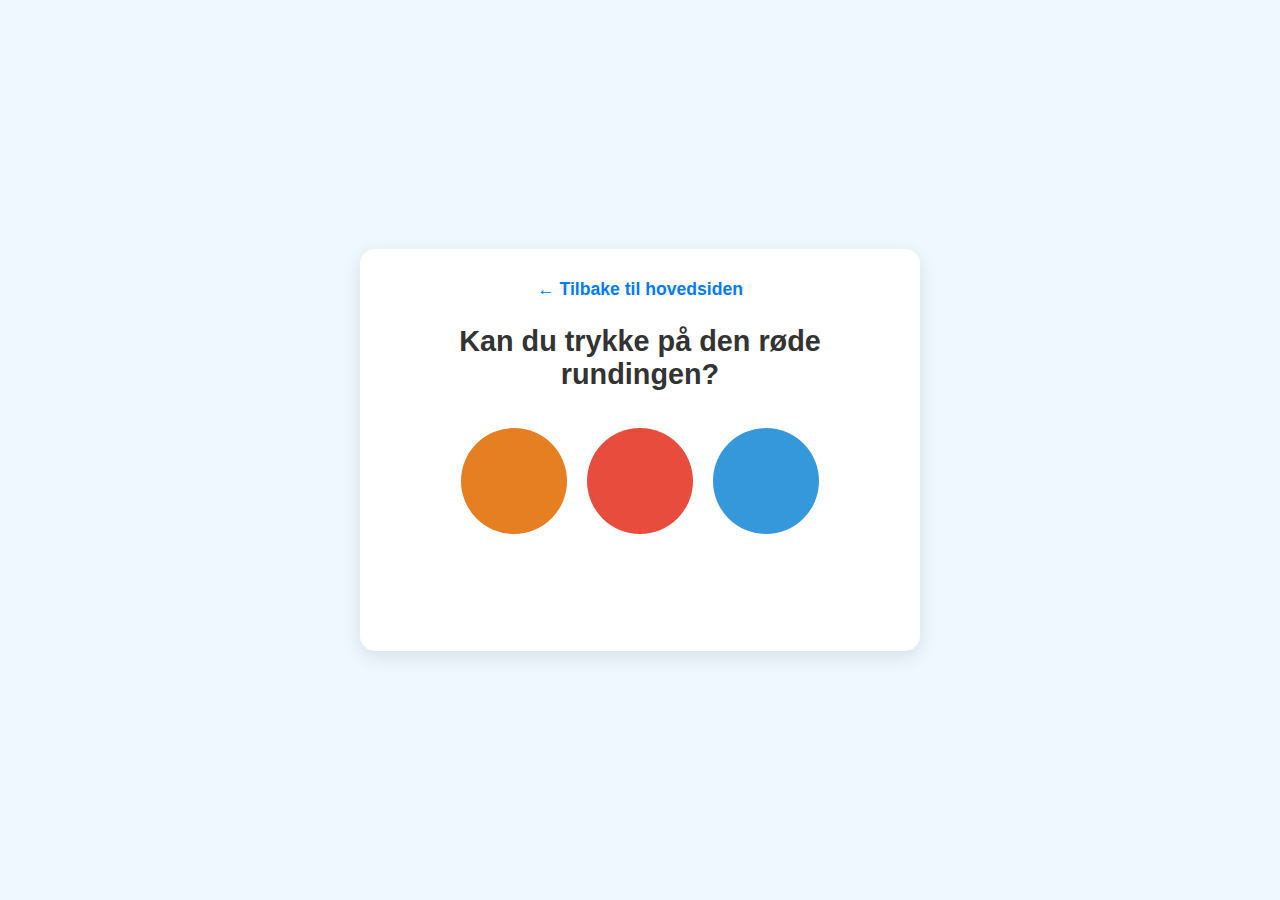
<file: signes-fargespill.html>
<!DOCTYPE html>
<html lang="no">
<head>
    <meta charset="UTF-8">
    <meta name="viewport" content="width=device-width, initial-scale=1.0">
    <title>Signes Fargespill</title>
    <style>
        body {
            font-family: Arial, sans-serif;
            display: flex;
            flex-direction: column;
            align-items: center;
            justify-content: center;
            min-height: 100vh;
            margin: 0;
            background-color: #f0f8ff; /* Lys blå bakgrunn */
            padding: 20px;
            box-sizing: border-box;
        }

        .game-container {
            background-color: #fff;
            padding: 30px;
            border-radius: 15px;
            box-shadow: 0 6px 20px rgba(0, 0, 0, 0.1);
            text-align: center;
            width: 100%;
            max-width: 500px;
        }

        #question {
            font-size: 1.8em;
            color: #333;
            margin-bottom: 30px;
        }

        .circles-container {
            display: flex;
            justify-content: center;
            align-items: center;
            flex-wrap: wrap;
            gap: 20px; /* Mellomrom mellom sirklene */
            margin-bottom: 30px;
            min-height: 120px; /* For å unngå hopping når sirkler endres */
        }

        .circle {
            width: 100px;
            height: 100px;
            border-radius: 50%;
            cursor: pointer;
            transition: transform 0.2s ease, box-shadow 0.2s ease;
            border: 3px solid transparent;
        }

        .circle:hover {
            transform: scale(1.1);
            box-shadow: 0 0 15px rgba(0,0,0,0.2);
        }

        #feedback {
            font-size: 1.5em;
            font-weight: bold;
            min-height: 30px; /* For å unngå hopping */
            margin-bottom: 20px;
        }

        .feedback-correct {
            color: #28a745; /* Grønn */
        }

        .feedback-wrong {
            color: #dc3545; /* Rød */
        }

        #next-button {
            background-color: #007bff;
            color: white;
            border: none;
            padding: 12px 25px;
            font-size: 1.2em;
            border-radius: 8px;
            cursor: pointer;
            transition: background-color 0.2s;
            display: none; /* Skjult i starten */
        }

        #next-button:hover {
            background-color: #0056b3;
        }
         .home-link {
            display: block;
            text-align: center;
            margin-bottom: 25px;
            font-size: 1.1em;
            color: #007bff;
            text-decoration: none;
            font-weight: bold;
        }
        .home-link:hover {
            text-decoration: underline;
        }
    </style>
</head>
<body>
    <div class="game-container">
        <a href="index.html" class="home-link">&larr; Tilbake til hovedsiden</a>
        <h1 id="question">Laster spill...</h1>
        <div class="circles-container" id="circles-container">
            <!-- Sirkler blir lagt til her av JavaScript -->
        </div>
        <div id="feedback"></div>
        <button id="next-button">Neste runde!</button>
    </div>

    <script>
        const questionEl = document.getElementById('question');
        const circlesContainer = document.getElementById('circles-container');
        const feedbackEl = document.getElementById('feedback');
        const nextButton = document.getElementById('next-button');

        const audioEnabled = 'speechSynthesis' in window;

        const allColors = [
            { name: 'red', norwegian: 'røde', hex: '#E74C3C' },
            { name: 'blue', norwegian: 'blå', hex: '#3498DB' },
            { name: 'green', norwegian: 'grønne', hex: '#2ECC71' },
            { name: 'yellow', norwegian: 'gule', hex: '#F1C40F' },
            { name: 'purple', norwegian: 'lilla', hex: '#9B59B6' },
            { name: 'orange', norwegian: 'oransje', hex: '#E67E22' }
        ];

        let targetColor;
        const numCirclesToShow = 3; // Antall sirkler å vise
        const correctAudioMessages = ["Bra!", "Kjempebra!", "Riktig!", "Supert!", "Fantastisk!"];

        function speak(text, lang = 'nb-NO', callback) {
            if (!audioEnabled) {
                if (typeof callback === 'function') {
                    // Forsikre at callback kjøres selv om lyd ikke er tilgjengelig
                    setTimeout(callback, 0);
                }
                return;
            }

            // Stopp eventuell pågående tale
            if (speechSynthesis.speaking) {
                speechSynthesis.cancel();
            }

            const utterance = new SpeechSynthesisUtterance(text);
            utterance.lang = lang;
            // Du kan justere disse for å endre stemmen litt:
            // utterance.rate = 0.9; // Litt saktere
            // utterance.pitch = 1.1; // Litt lysere

            if (typeof callback === 'function') {
                utterance.onend = function() {
                    utterance.onend = null; // Forhindre flere kall
                    callback();
                };
                utterance.onerror = function(event) {
                    console.error('Feil med talesyntese:', event);
                    utterance.onerror = null; // Forhindre flere kall
                    callback(); // Fortsett uansett
                };
            }
            speechSynthesis.speak(utterance);
        }

        function shuffleArray(array) {
            for (let i = array.length - 1; i > 0; i--) {
                const j = Math.floor(Math.random() * (i + 1));
                [array[i], array[j]] = [array[j], array[i]];
            }
        }

        function startNewRound() {
            feedbackEl.textContent = '';
            feedbackEl.className = '';
            nextButton.style.display = 'none';
            circlesContainer.innerHTML = '';

            shuffleArray(allColors);
            const currentRoundColors = allColors.slice(0, numCirclesToShow);
            targetColor = currentRoundColors[Math.floor(Math.random() * numCirclesToShow)];

            const questionText = `Kan du trykke på den ${targetColor.norwegian} rundingen?`;
            questionEl.textContent = questionText;
            speak(questionText);

            shuffleArray(currentRoundColors); // Bland rekkefølgen sirklene vises i
            currentRoundColors.forEach(color => {
                const circle = document.createElement('div');
                circle.classList.add('circle');
                circle.style.backgroundColor = color.hex;
                circle.dataset.colorName = color.name;
                circle.addEventListener('click', handleCircleClick);
                circlesContainer.appendChild(circle);
            });
        }

        function handleCircleClick(event) {
            const clickedColorName = event.target.dataset.colorName;
            if (clickedColorName === targetColor.name) {
                const randomPraise = correctAudioMessages[Math.floor(Math.random() * correctAudioMessages.length)];
                feedbackEl.textContent = `🎉 ${randomPraise} 🎉`;
                feedbackEl.className = 'feedback-correct';
                nextButton.style.display = 'inline-block';
                // For å unngå flere klikk etter riktig svar
                document.querySelectorAll('.circle').forEach(c => c.removeEventListener('click', handleCircleClick));

                speak(randomPraise, () => {
                    // Denne kjøres etter at "Bra!" er ferdig
                    speak("Klar for neste runde?");
                });
            } else {
                const wrongMessage = 'Feil, forsøk igjen!';
                feedbackEl.textContent = wrongMessage;
                feedbackEl.className = 'feedback-wrong';
                speak(wrongMessage);
                event.target.style.borderColor = '#dc3545'; // Marker feilklikk
                setTimeout(() => { event.target.style.borderColor = 'transparent';}, 800);
            }
        }

        nextButton.addEventListener('click', startNewRound);

        // Start spillet
        startNewRound();
    </script>
</body>
</html>
</file>
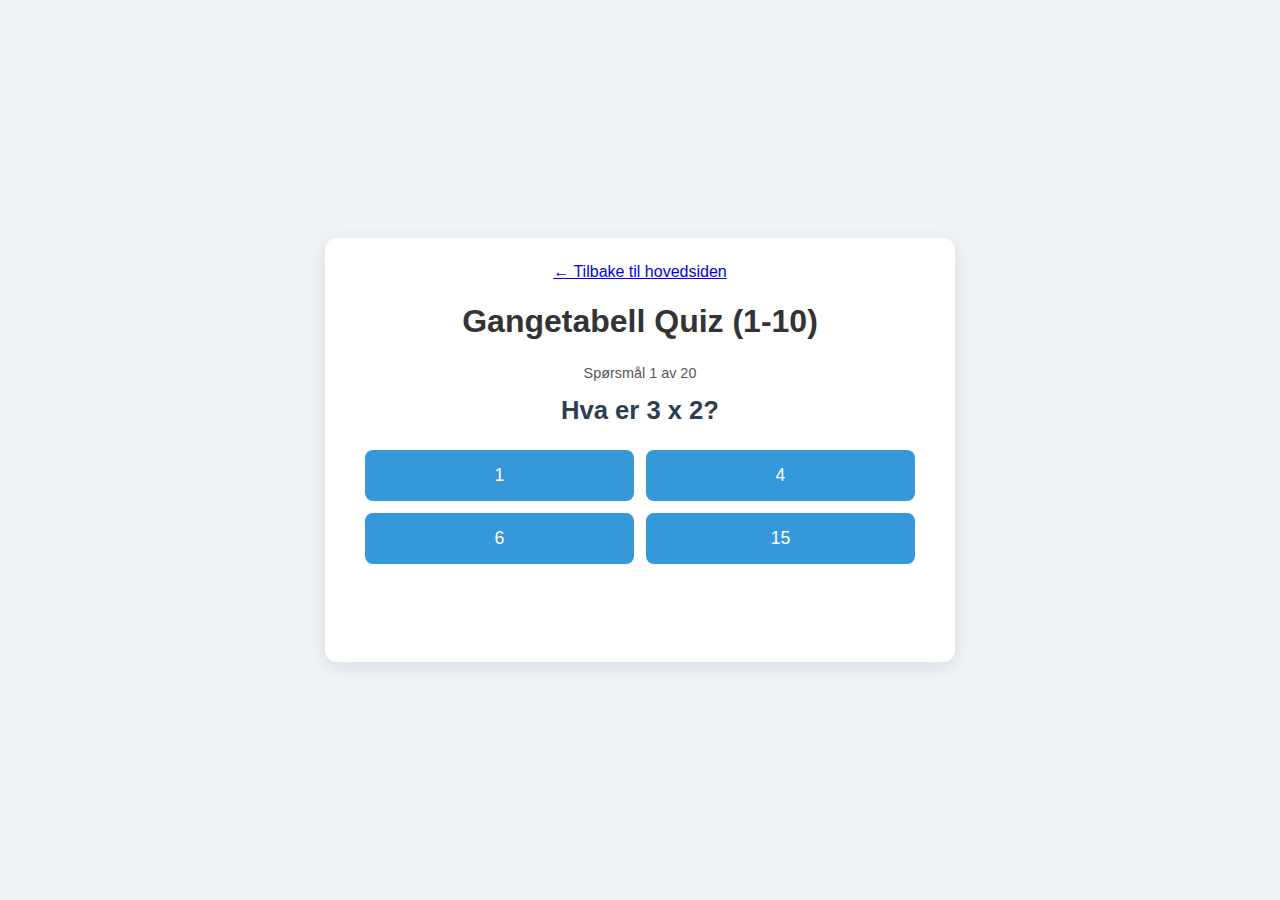
<file: gangetabell-quiz/index-1-10.html>
<!DOCTYPE html>
<html lang="no">
<head>
    <meta charset="UTF-8">
    <meta name="viewport" content="width=device-width, initial-scale=1.0">
    <title>Gangetabell Quiz (1-10)</title>
    <link rel="stylesheet" href="style.css">
</head>
<body data-max-table="10">
    <div class="app-container">
        <a href="../index.html" class="button back-button">&larr; Tilbake til hovedsiden</a>
        <h1>Gangetabell Quiz (1-10)</h1>

        <div id="quiz-container">
            <div id="question-counter"></div>
            <h2 id="question">Laster spørsmål...</h2>
            <div id="options" class="options-grid">
                <!-- Alternativer lastes her av JavaScript -->
            </div>
            <div id="feedback"></div>
            <button id="next-btn" style="display:none;">Neste Spørsmål</button>
        </div>

        <div id="score-container" style="display:none;">
            <!-- Resultater vises her -->
        </div>
    </div>

    <script src="script.js"></script>
</body>
</html>
</file>
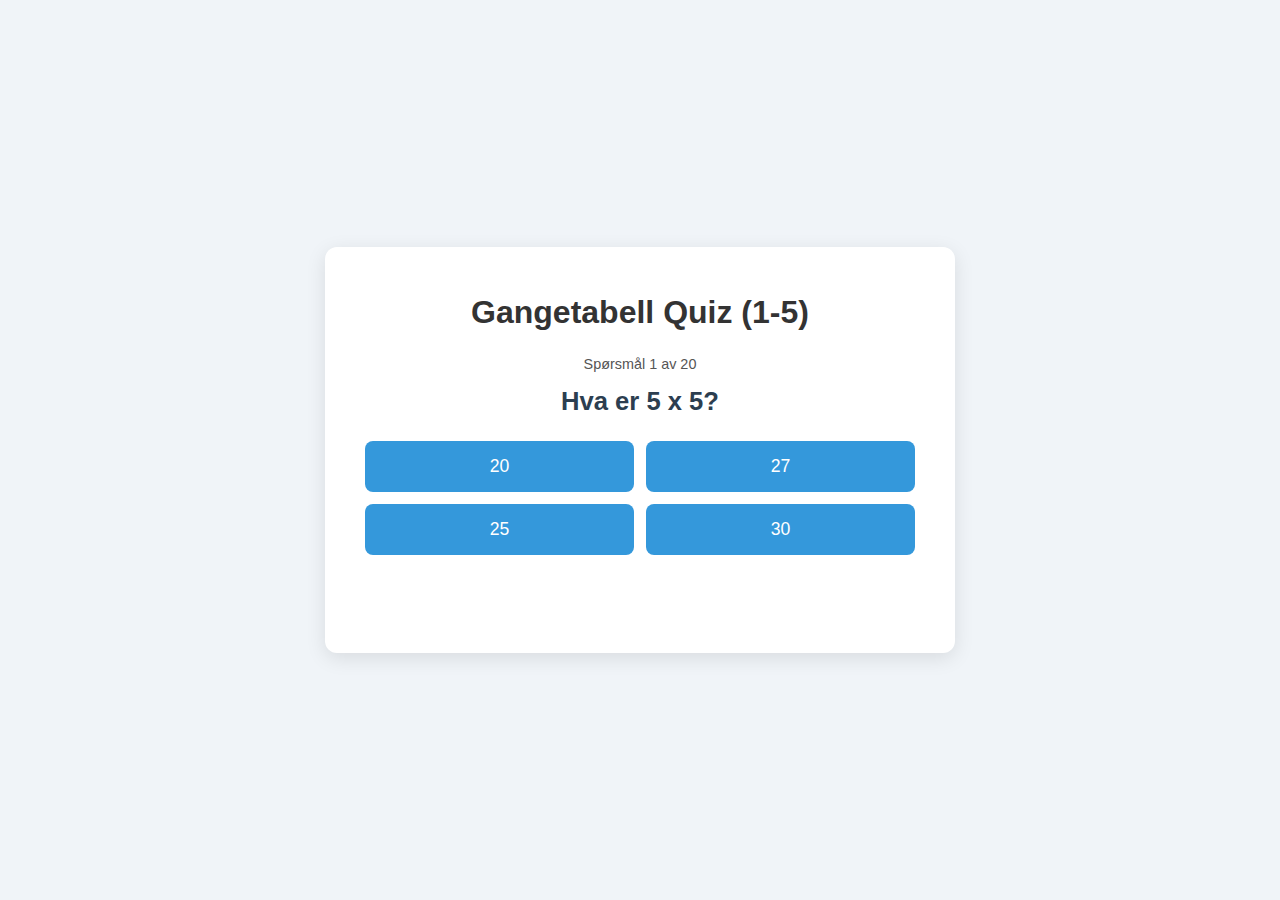
<file: gangetabell-quiz/index-1-5.html>
<!DOCTYPE html>
<html lang="no">
<head>
    <meta charset="UTF-8">
    <meta name="viewport" content="width=device-width, initial-scale=1.0">
    <title>Gangetabell Quiz (1-5)</title>
    <link rel="stylesheet" href="style.css">
</head>
<body data-max-table="5">
    <div class="app-container">
        <h1>Gangetabell Quiz (1-5)</h1>

        <div id="quiz-container">
            <div id="question-counter"></div>
            <h2 id="question">Laster spørsmål...</h2>
            <div id="options" class="options-grid">
                <!-- Alternativer lastes her av JavaScript -->
            </div>
            <div id="feedback"></div>
            <button id="next-btn" style="display:none;">Neste Spørsmål</button>
        </div>

        <div id="score-container" style="display:none;">
            <!-- Resultater vises her -->
        </div>
    </div>

    <script src="script.js"></script>
</body>
</html>
</file>
<file: gangetabell-quiz/style.css>
body {
    font-family: -apple-system, BlinkMacSystemFont, "Segoe UI", Roboto, Helvetica, Arial, sans-serif;
    display: flex;
    justify-content: center;
    align-items: center;
    min-height: 100vh;
    background-color: #f0f4f8;
    margin: 0;
    padding: 20px;
    box-sizing: border-box;
}

.app-container {
    background-color: white;
    padding: 25px 40px;
    border-radius: 12px;
    box-shadow: 0 5px 20px rgba(0,0,0,0.1);
    text-align: center;
    width: 100%;
    max-width: 550px;
}

h1 {
    color: #333;
    margin-bottom: 25px;
}

#question-counter {
    font-size: 0.9em;
    color: #555;
    margin-bottom: 10px;
}

#question {
    margin-top: 15px;
    margin-bottom: 25px;
    font-size: 1.6em;
    color: #2c3e50;
}

.options-grid {
    display: grid;
    grid-template-columns: repeat(2, 1fr);
    gap: 12px;
    margin-bottom: 25px;
}

.option-btn {
    background-color: #3498db;
    color: white;
    border: none;
    padding: 15px;
    font-size: 1.1em;
    border-radius: 8px;
    cursor: pointer;
    transition: background-color 0.2s ease, transform 0.1s ease;
}

.option-btn:hover:not(:disabled) {
    background-color: #2980b9;
    transform: translateY(-2px);
}

.option-btn:active:not(:disabled) {
    transform: translateY(0px);
}

.option-btn.selected {
    background-color: #2980b9;
    box-shadow: 0 0 0 2px #ffffff, 0 0 0 4px #2980b9;
}

.option-btn.correct {
    background-color: #2ecc71 !important;
    color: white;
}

.option-btn.incorrect {
    background-color: #e74c3c !important;
    color: white;
}

.option-btn:disabled {
    cursor: not-allowed;
    opacity: 0.8;
}

#feedback {
    margin-top: 15px;
    margin-bottom: 20px;
    font-size: 1.15em;
    font-weight: bold;
    min-height: 1.5em; 
}

#next-btn, #restart-btn {
    background-color: #27ae60;
    color: white;
    border: none;
    padding: 12px 25px;
    font-size: 1.05em;
    border-radius: 8px;
    cursor: pointer;
    margin-top: 10px;
    display: block;
    margin-left: auto;
    margin-right: auto;
    transition: background-color 0.2s ease;
}

#next-btn:hover, #restart-btn:hover {
    background-color: #219d55;
}

#score-container h2 {
    color: #333;
    margin-bottom: 15px;
}
#score-container p {
    font-size: 1.25em;
    color: #555;
    margin-bottom: 25px;
}
</file>
<file: ordklasse_style.css>
body {
    font-family: Arial, sans-serif;
    background-color: #f4f4f4;
    color: #333;
    margin: 0;
    padding: 20px;
    display: flex;
    justify-content: center;
    align-items: flex-start; /* Justerer til toppen for lengre innhold */
    min-height: 100vh;
    box-sizing: border-box;
}

.app-container {
    background-color: #fff;
    padding: 25px;
    border-radius: 10px;
    box-shadow: 0 2px 10px rgba(0, 0, 0, 0.1);
    width: 100%;
    max-width: 600px;
    text-align: center;
}

.back-button {
    display: inline-block;
    padding: 8px 12px;
    margin-bottom: 20px;
    background-color: #6c757d; /* Grå knapp */
    color: white;
    text-decoration: none;
    border-radius: 5px;
    border: none;
    font-size: 0.9em;
    cursor: pointer;
    transition: background-color 0.2s;
}

.back-button:hover {
    background-color: #5a6268;
}

h1 {
    color: #007bff; /* Blå tittel */
    margin-bottom: 10px;
}

.quiz-description {
    font-size: 1.1em;
    color: #555;
    margin-bottom: 25px;
}

#question-word {
    font-size: 2.5em; /* Større skrift for ordet */
    font-weight: bold;
    color: #333;
    margin-bottom: 30px;
    padding: 15px;
    background-color: #e9ecef; /* Lys grå bakgrunn for ordet */
    border-radius: 5px;
    display: inline-block; /* For at bakgrunnen skal passe ordet */
}

.options-container {
    display: flex;
    justify-content: center;
    gap: 15px; /* Mellomrom mellom knapper */
    margin-bottom: 25px;
    flex-wrap: wrap; /* For mindre skjermer */
}

.option-btn {
    background-color: #007bff;
    color: white;
    border: none;
    padding: 12px 20px;
    font-size: 1em;
    border-radius: 5px;
    cursor: pointer;
    transition: background-color 0.2s, transform 0.1s;
    min-width: 120px; /* Minimumsbredde for knappene */
}

.option-btn:hover {
    background-color: #0056b3;
}

.option-btn:active {
    transform: scale(0.98);
}

.option-btn.correct {
    background-color: #28a745; /* Grønn for riktig */
}

.option-btn.wrong {
    background-color: #dc3545; /* Rød for feil */
}

#feedback {
    font-size: 1.2em;
    font-weight: bold;
    min-height: 25px;
    margin-bottom: 20px;
}

#next-btn, #restart-btn {
    background-color: #17a2b8; /* Turkis knapp */
    /* ... (samme styling som .option-btn eller .back-button kan gjenbrukes/tilpasses) ... */
}
</file>
